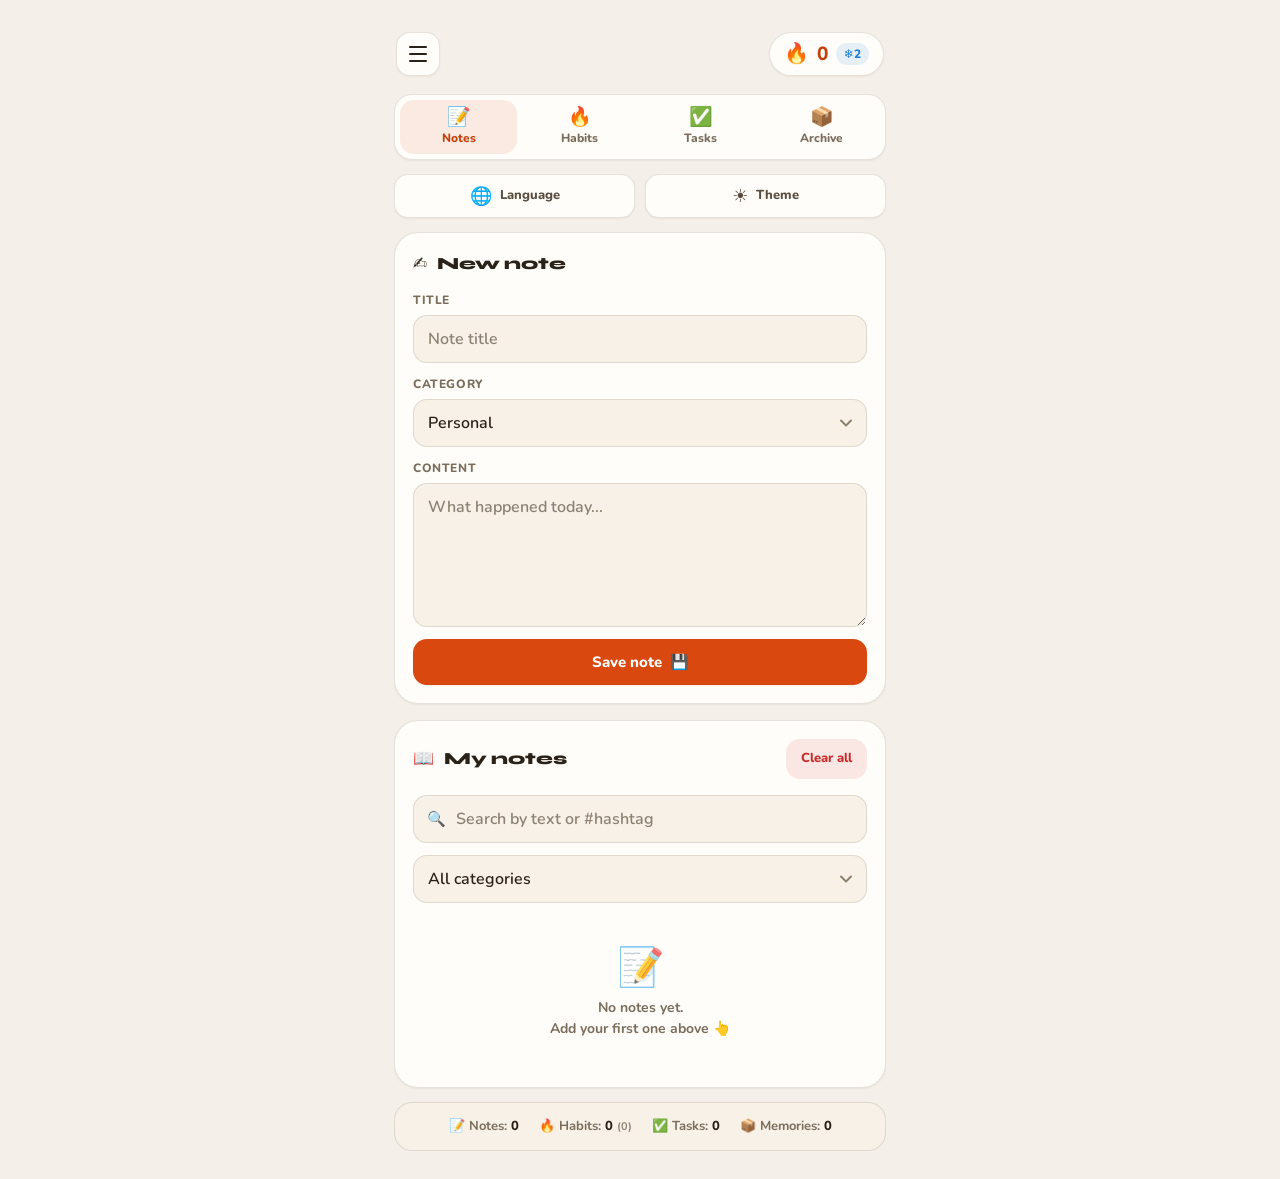
<file: index.html>
<!DOCTYPE html>
<html lang="en">
<head>
    <meta charset="UTF-8">
    <meta name="viewport" content="width=device-width, initial-scale=1.0, viewport-fit=cover">
    <title>DailyBookimix</title>
    <meta name="color-scheme" content="light dark">
    <meta name="theme-color" content="#f4efe8">
    <meta name="apple-mobile-web-app-capable" content="yes">
    <meta name="mobile-web-app-capable" content="yes">
    <meta name="apple-mobile-web-app-status-bar-style" content="default">
    <link rel="icon" href="data:image/svg+xml,%3Csvg xmlns='http://www.w3.org/2000/svg' viewBox='0 0 64 64'%3E%3Crect width='64' height='64' rx='16' fill='%23e8590c'/%3E%3Ctext x='32' y='44' font-size='34' text-anchor='middle'%3E%F0%9F%93%96%3C/text%3E%3C/svg%3E">
    <script src="https://telegram.org/js/telegram-web-app.js"></script>
    <link rel="preconnect" href="https://fonts.googleapis.com">
    <link rel="preconnect" href="https://fonts.gstatic.com" crossorigin>
    <!-- Fonts are optional: the stylesheet has system-font fallbacks, so a slow or blocked request never delays first paint. -->
    <link rel="stylesheet" href="https://fonts.googleapis.com/css2?family=Nunito:wght@400;600;700;800&family=Syne:wght@700;800&display=swap" media="print" onload="this.media='all'">
    <noscript><link rel="stylesheet" href="https://fonts.googleapis.com/css2?family=Nunito:wght@400;600;700;800&family=Syne:wght@700;800&display=swap"></noscript>
    <link rel="stylesheet" href="css/styles.css?v=10.0">
</head>
<body>

<!-- ══════════════ ENCRYPTION LOCK SCREEN (v7 — see AUTH ARCHITECTURE comment) ══════════════
     v7 shows a real, interactive screen ONLY in the two cases that genuinely require
     one: (1) a one-time "here is your recovery code" notice right after silent vault
     creation, and (2) entering that code on a genuinely new device. Every other case
     — brand-new account, returning device, offline/degraded storage — resolves itself
     with no typing and (ideally) no visible screen at all. -->
<div id="encryptionLock" class="open">

    <div class="lock-box lock-screen active" id="lockScreenChecking">
        <div class="lock-icon">🔐</div>
        <div class="lock-title">DailyBookimix</div>
        <div class="lock-desc" id="lockCheckingText">Unlocking…</div>
    </div>

    <div class="lock-box lock-screen" id="lockScreenShowRecovery">
        <div class="lock-icon">🗝️</div>
        <div class="lock-title" id="recoveryShowTitle">Save your recovery code</div>
        <div class="lock-desc" id="recoveryShowDesc">Your journal is already unlocked and end-to-end encrypted — no password needed on this device. Save this code once, just in case you ever set up a new device or reinstall.</div>
        <div class="recovery-code-display" id="recoveryCodeDisplay">XXXX-XXXX-XXXX-XXXX-XXXX</div>
        <button class="lock-btn lock-btn-secondary" id="recoveryCopyBtn" onclick="EncryptionManager.copyRecoveryCode()">📋 Copy code</button>
        <label for="recoverySavedCheck" class="recovery-confirm-row">
            <input type="checkbox" id="recoverySavedCheck" onchange="EncryptionManager.onRecoveryCheckChanged()">
            <span id="recoverySavedLabel">I've saved this somewhere safe</span>
        </label>
        <button class="lock-btn" id="recoveryContinueBtn" disabled onclick="EncryptionManager.finishVaultCreation()">Continue</button>
        <div class="lock-hint" id="recoverySkipHint">You can always view this again later from the sidebar.</div>
    </div>

    <div class="lock-box lock-screen" id="lockScreenEnterRecovery">
        <div class="lock-icon">📱</div>
        <div class="lock-title" id="enterRecoveryTitle">New device detected</div>
        <div class="lock-desc" id="enterRecoveryDesc">This Telegram account already has an encrypted vault. Enter the recovery code you saved when you first set it up to unlock it here too.</div>
        <input type="text" id="recoveryCodeInput" class="lock-input lock-input-code" placeholder="XXXX-XXXX-XXXX-XXXX-XXXX" maxlength="29" autocomplete="off" oninput="EncryptionManager.onRecoveryInputChange()">
        <button class="lock-btn" id="enterRecoveryBtn" onclick="EncryptionManager.unlockWithRecoveryCode()">Unlock this device</button>
        <div class="lock-divider-or"></div>
        <button class="lock-btn lock-btn-danger" id="startFreshBtn" onclick="EncryptionManager.confirmStartFresh()">🗑️ I don't have my code — start fresh</button>
        <div class="lock-hint" id="startFreshHint">This permanently deletes the old, undecryptable data on this account and creates a brand-new empty vault.</div>
        <div class="lock-hint" id="noRecoveryText" style="display:none">Don't have your code? <span class="lock-link" id="startFreshLink" onclick="EncryptionManager.confirmStartFresh()">Start fresh instead</span></div>
    </div>

    <div class="lock-box lock-screen" id="lockScreenMigrate">
        <div class="lock-icon">⬆️</div>
        <div class="lock-title" id="migrateTitle">One-time upgrade</div>
        <div class="lock-desc" id="migrateDesc">We found an older password-protected journal on this account. Enter that password once to switch to instant unlock — you won't need to type it again after this.</div>
        <input type="password" id="migratePasswordInput" class="lock-input" placeholder="Current password" autocomplete="current-password" maxlength="64">
        <button class="lock-btn" id="migrateUnlockBtn" onclick="EncryptionManager.migrateFromV5()">Upgrade my account</button>
        <div class="lock-divider-or"></div>
        <button class="lock-btn lock-btn-danger" id="migrateStartFreshBtn" onclick="EncryptionManager.confirmStartFresh()">🗑️ I forgot the password — delete all data &amp; start fresh</button>
        <div class="lock-hint" id="migrateStartFreshHint">This permanently deletes the old, undecryptable data on this account and creates a brand-new empty vault.</div>
    </div>

    <div class="lock-box lock-screen" id="lockScreenError">
        <div class="lock-icon">⚠️</div>
        <div class="lock-title" id="errorTitle">Connection problem</div>
        <div class="lock-desc" id="errorDesc">Couldn't reach Telegram's secure storage. Your data is safe on your account — you can retry, or keep working locally until the connection is back.</div>
        <button class="lock-btn" id="errorRetryBtn" onclick="EncryptionManager.retryBoot()">Retry</button>
        <div class="lock-hint" id="errorOfflineHint">Still stuck? <span class="lock-link" id="errorOfflineLink" onclick="EncryptionManager.continueOffline()">Continue offline</span></div>
    </div>

    <div class="lock-box lock-screen" id="lockScreenLegacyPassword">
        <div class="lock-icon">🔐</div>
        <div class="lock-title" id="lock-title">DailyBookimix</div>
        <div class="lock-desc" id="lock-desc">Enter your password to unlock your encrypted journal.</div>
        <input type="password" id="lockPasswordInput" class="lock-input" placeholder="Enter password..." autocomplete="current-password" maxlength="64">
        <button class="lock-btn" id="lockUnlockBtn" onclick="EncryptionManager.legacyUnlock()">Unlock 🔓</button>
        <div class="lock-hint" id="lock-hint">This browser has an existing encrypted journal — enter its password.</div>
    </div>

</div>

<div id="appContent" style="display:none">
<div class="app-shell">

    <!-- ══════════════ HEADER (minimal: hamburger + fire streak only) ══════════════ -->
    <header class="app-header px-4 py-3 flex items-center justify-between gap-3">
        <button class="hamburger-btn" id="hamburgerBtn" onclick="SidebarUI.open()" data-aria-key="aria-menu" aria-label="Menu">
            <span></span><span></span><span></span>
        </button>
        <div id="streakBadge" class="streak-badge" onclick="diary.showStreakCalendar()" onkeydown="if(event.key==='Enter'||event.key===' '){event.preventDefault();diary.showStreakCalendar();}" role="button" tabindex="0" aria-label="Streak history">
            <span id="fireEmoji" class="streak-fire">🔥</span>
            <span id="fireStreakHeader" class="streak-num">0</span>
            <span id="freezeChip" class="freeze-chip" aria-hidden="true">❄️<span id="freezeCountHeader">2</span></span>
        </div>
    </header>

    <!-- ══════════════ TAB BAR ══════════════ -->
    <div class="panel panel-tabs">
        <div class="tab-bar" role="tablist">
            <button id="notesTab"   class="tab-btn active" role="tab" aria-selected="true" onclick="diary.switchTab('notes')">
                <span class="tab-icon">📝</span><span id="tab-notes">Notes</span>
            </button>
            <button id="habitsTab"  class="tab-btn" role="tab" aria-selected="false" onclick="diary.switchTab('habits')">
                <span class="tab-icon">🔥</span><span id="tab-habits">Habits</span>
            </button>
            <button id="tasksTabBtn" class="tab-btn" role="tab" aria-selected="false" onclick="diary.switchTab('tasks')">
                <span class="tab-icon">✅</span><span id="tab-tasks">Tasks</span>
            </button>
            <button id="memoryTab"  class="tab-btn" role="tab" aria-selected="false" onclick="diary.switchTab('memory')">
                <span class="tab-icon">📦</span><span id="tab-memory">Archive</span>
            </button>
        </div>
    </div>

    <!-- ══════════════ SETTINGS BAR ══════════════ -->
    <div class="settings-bar">
        <button class="settings-btn" onclick="diary.openSheet('lang')">
            <span class="settings-ico" aria-hidden="true">🌐</span><span id="lang-btn-label">Language</span>
        </button>
        <button class="settings-btn" onclick="diary.openSheet('theme')">
            <span id="theme-icon" class="settings-ico" aria-hidden="true">☀️</span><span id="theme-btn-label">Theme</span>
        </button>
    </div>

    <!-- ══════════════ SECTIONS ══════════════ -->

    <!-- ── NOTES SECTION ── -->
    <div id="notesSection" role="tabpanel" class="flex flex-col gap-4">
        <div class="panel">
            <div class="section-header">
                <span id="noteFormIcon">✍️</span><span id="noteFormTitle">New note</span>
            </div>
            <form id="noteForm" class="flex flex-col gap-3">
                <input type="hidden" id="noteId">
                <div>
                    <label for="noteTitle" class="fi-label" id="lbl-note-title">Title</label>
                    <input id="noteTitle" type="text" class="fi" required>
                </div>
                <div>
                    <label for="noteCategory" class="fi-label" id="lbl-note-cat">Category</label>
                    <select id="noteCategory" class="fi"></select>
                </div>
                <div>
                    <label for="noteContent" class="fi-label" id="lbl-note-content">Content</label>
                    <textarea id="noteContent" class="fi" rows="5" required></textarea>
                </div>
                <button type="submit" class="btn-primary" id="save-note-btn">
                    <span id="save-note-btn-txt">Save note</span><span>💾</span>
                </button>
            </form>
        </div>
        <div class="panel">
            <div class="flex items-center justify-between mb-4">
                <div class="section-header section-header-flush">
                    <span>📖</span><span id="my-notes-title">My notes</span>
                </div>
                <button id="clearAll" class="btn-ghost btn-danger btn-sm" type="button">
                    <span id="clear-all-txt">Clear all</span>
                </button>
            </div>
            <div class="search-wrap mb-3">
                <span class="search-icon">🔍</span>
                <input id="notesSearch" type="search" enterkeyhint="search" autocomplete="off" class="fi" oninput="diary.onSearch('notes')">
            </div>
            <select id="filterCategory" class="fi mb-4" onchange="diary.renderNotes()"></select>
            <div id="notesList" class="scrollable"></div>
        </div>
    </div>

    <!-- ── HABITS SECTION ── -->
    <div id="habitsSection" role="tabpanel" class="hidden flex flex-col gap-4">
        <div class="panel">
            <div class="section-header"><span>🔥</span><span id="habitFormTitle">New habit</span></div>
            <form id="habitForm" class="flex flex-col gap-3">
                <input type="hidden" id="habitId">
                <div>
                    <label for="habitName" class="fi-label" id="lbl-habit-name">Habit name</label>
                    <input id="habitName" type="text" class="fi" required>
                </div>
                <div class="date-row">
                    <div>
                        <label for="habitStartDate" class="fi-label" id="lbl-start-date">Start date</label>
                        <input id="habitStartDate" type="date" class="fi" required>
                    </div>
                    <div>
                        <label for="habitEndDate" class="fi-label" id="lbl-end-date">End date</label>
                        <input id="habitEndDate" type="date" class="fi">
                    </div>
                </div>
                <div>
                    <label for="habitGoal" class="fi-label" id="lbl-goal-days">Goal (days)</label>
                    <input id="habitGoal" type="number" value="30" min="1" class="fi" required>
                </div>
                <div>
                    <label for="habitDescription" class="fi-label" id="lbl-habit-desc">Description</label>
                    <textarea id="habitDescription" class="fi" rows="3"></textarea>
                </div>
                <button type="submit" class="btn-primary" id="start-habit-btn">
                    <span id="start-habit-btn-txt">Start tracking</span><span>🔥</span>
                </button>
            </form>
        </div>
        <div class="panel">
            <div class="section-header"><span>📊</span><span id="my-habits-title">My habits</span></div>
            <div class="search-wrap mb-4">
                <span class="search-icon">🔍</span>
                <input id="habitsSearch" type="search" enterkeyhint="search" autocomplete="off" class="fi" oninput="diary.onSearch('habits')">
            </div>
            <div id="habitsList" class="scrollable"></div>
        </div>
    </div>

    <!-- ── DAILY TASKS SECTION ── -->
    <div id="tasksSection" role="tabpanel" class="hidden flex flex-col gap-4">

        <!-- Stats bar -->
        <div class="panel">
            <div class="section-header"><span>✅</span><span id="tasks-section-title">Daily Tasks</span></div>

            <!-- Quick add -->
            <div class="task-quick-add mb-4" id="taskQuickAddRow">
                <input type="text" id="taskQuickInput" class="task-quick-input" maxlength="200">
                <button type="button" id="taskImpToggle" class="task-imp-toggle" title="Mark as important" onclick="TaskManager.toggleNewImp()">⭐</button>
                <button type="button" class="task-add-btn" id="taskAddBtn">＋</button>
            </div>

            <!-- Stats bar -->
            <div class="task-stats-bar" id="taskStatsBar"></div>

            <!-- v8.1: real-time task search (title/text + status keywords) -->
            <div class="search-wrap mb-4">
                <span class="search-icon">🔍</span>
                <input id="tasksSearch" type="search" enterkeyhint="search" autocomplete="off" class="fi" oninput="diary.onSearch('tasks')">
            </div>

            <!-- Monthly calendar (replaces the old fixed 30-day scroller) -->
            <div class="task-cal-nav-row">
                <button class="cal-nav-btn" onclick="TaskManager.calPrevMonth()" aria-label="Previous month">‹</button>
                <div class="cal-nav-label">
                    <span id="taskCalMonthYearLabel"></span>
                    <button class="cal-today-btn" id="taskCalTodayBtn" onclick="TaskManager.calToday()">Today</button>
                </div>
                <button class="cal-nav-btn" onclick="TaskManager.calNextMonth()" aria-label="Next month">›</button>
            </div>
            <div class="task-cal-weekdays" id="taskCalWeekdays"></div>
            <div class="task-cal-grid" id="taskCalGrid"></div>

            <!-- Task list -->
            <div id="tasksList"></div>

            <!-- Mood row (today only) -->
            <div id="taskMoodSection" class="mt-3">
                <div class="eyebrow mb-2" id="tasks-mood-label">Mood of the day</div>
                <div class="mood-row" id="moodRow"></div>
            </div>

            <!-- Carry-over button (today only, shown when incomplete tasks exist) -->
            <div id="taskCarryoverSection" class="mt-3" style="display:none">
                <button class="carryover-btn" onclick="TaskManager.carryOver()" id="carryover-btn">
                    <span>⏭️</span><span id="carryover-btn-txt">Carry over unfinished to tomorrow</span>
                </button>
            </div>
        </div>
    </div>

    <!-- ── MEMORY / ARCHIVE SECTION ── -->
    <div id="memorySection" role="tabpanel" class="hidden flex flex-col gap-4">
        <div class="panel">
            <div class="section-header"><span>✨</span><span id="memoryFormTitle">New memory</span></div>
            <form id="memoryForm" class="flex flex-col gap-3">
                <input type="hidden" id="memoryId">
                <div>
                    <label for="memoryTitle" class="fi-label" id="lbl-mem-title">Title</label>
                    <input id="memoryTitle" type="text" class="fi" required>
                </div>
                <div>
                    <label for="memoryType" class="fi-label" id="lbl-mem-type">Type</label>
                    <select id="memoryType" class="fi" onchange="diary.onMemoryTypeChange()"></select>
                </div>
                <div id="relationsFields" class="hidden">
                    <label for="partnerName" class="fi-label" id="lbl-partner-name">Partner name</label>
                    <input id="partnerName" type="text" class="fi">
                </div>
                <div class="date-row">
                    <div>
                        <label for="memoryStartDate" class="fi-label" id="lbl-mem-start">Start date</label>
                        <input id="memoryStartDate" type="date" class="fi" required>
                    </div>
                    <div id="endDateField">
                        <label for="memoryEndDate" class="fi-label" id="lbl-mem-end">End date</label>
                        <input id="memoryEndDate" type="date" class="fi">
                    </div>
                </div>
                <div>
                    <label for="memoryNotes" class="fi-label" id="lbl-mem-notes">Notes</label>
                    <textarea id="memoryNotes" class="fi" rows="4"></textarea>
                </div>
                <button type="submit" class="btn-primary" id="save-memory-btn">
                    <span id="save-memory-btn-txt">Save memory</span><span>💾</span>
                </button>
            </form>
        </div>
        <div class="panel">
            <div class="section-header"><span>🗃️</span><span id="my-memories-title">Archive</span></div>
            <div class="search-wrap mb-3">
                <span class="search-icon">🔍</span>
                <input id="memoriesSearch" type="search" enterkeyhint="search" autocomplete="off" class="fi" oninput="diary.onSearch('memories')">
            </div>
            <!-- v9.5: type filter chips — filled by diary._renderMemoryFilter() (labels are translated) -->
            <div id="memoriesTypeFilter" class="type-filter mb-4" role="group" aria-label="Filter by type"></div>
            <div id="memoriesList" class="scrollable"></div>
        </div>
    </div>

    <!-- ══════════════ FOOTER STATS ══════════════ -->
    <footer class="app-footer">
        <div class="foot-stat">
            📝 <span id="stat-notes-lbl">Notes</span>: <span id="notesCount" class="foot-num">0</span>
        </div>
        <div class="foot-stat">
            🔥 <span id="stat-habits-lbl">Habits</span>: <span id="habitsCount" class="foot-num">0</span>
            <span class="foot-sub">(<span id="activeHabitsCount">0</span>)</span>
        </div>
        <div class="foot-stat">
            ✅ <span id="stat-tasks-lbl">Tasks</span>: <span id="tasksCount" class="foot-num">0</span>
        </div>
        <div class="foot-stat">
            📦 <span id="stat-mem-lbl">Memories</span>: <span id="memoriesCount" class="foot-num">0</span>
        </div>
    </footer>

</div><!-- end .max-w -->
</div><!-- end #appContent -->


<!-- ══════════════ SETTINGS BOTTOM SHEET ══════════════ -->
<div id="sheetOverlay" class="sheet-overlay" onclick="diary.closeSheet()"></div>
<div id="bottomSheet" class="bottom-sheet">
    <div class="sheet-handle"></div>
    <div id="sheetThemeSection">
        <div class="sheet-title" id="sheet-theme-title">Choose Theme</div>
        <div class="sheet-option" id="sheetOptOrange" onclick="diary.applyTheme('orange')">
            <div class="sheet-option-icon tone-amber">🌅</div>
            <div>
                <div class="sheet-option-label" id="sheet-theme-orange">Classic Orange</div>
                <div class="sheet-option-sub" id="sheet-theme-orange-sub">Warm & energetic</div>
            </div>
            <div class="sheet-check">✓</div>
        </div>
        <div class="sheet-option" id="sheetOptDark" onclick="diary.applyTheme('dark')">
            <div class="sheet-option-icon tone-slate">🌙</div>
            <div>
                <div class="sheet-option-label" id="sheet-theme-dark">Midnight Dark</div>
                <div class="sheet-option-sub" id="sheet-theme-dark-sub">Easy on the eyes</div>
            </div>
            <div class="sheet-check">✓</div>
        </div>
    </div>
    <div id="sheetLangSection">
        <div class="sheet-title" id="sheet-lang-title">Choose Language</div>
        <div class="sheet-option" id="sheetOptEn" onclick="diary.applyLang('en')">
            <div class="sheet-option-icon tone-blue">🇬🇧</div>
            <div><div class="sheet-option-label">English</div><div class="sheet-option-sub">English</div></div>
            <div class="sheet-check">✓</div>
        </div>
        <div class="sheet-option" id="sheetOptRu" onclick="diary.applyLang('ru')">
            <div class="sheet-option-icon tone-red">🇷🇺</div>
            <div><div class="sheet-option-label">Русский</div><div class="sheet-option-sub">Russian</div></div>
            <div class="sheet-check">✓</div>
        </div>
    </div>
</div>


<!-- ══════════════ MODALS ══════════════ -->
<div id="calendarModal" class="modal-overlay" role="dialog" aria-modal="true">
    <div class="modal-box">
        <div class="flex items-center justify-between mb-5">
            <span class="modal-title" id="calendarTitle"></span>
            <button type="button" class="modal-close" onclick="diary.closeModals()" data-aria-key="aria-close" aria-label="Close">×</button>
        </div>
        <div class="cal-nav-row">
            <button class="cal-nav-btn" onclick="diary.calHabitPrevMonth()" aria-label="Previous month">‹</button>
            <div class="cal-nav-label">
                <span id="calMonthYearLabel"></span>
                <button class="cal-today-btn" id="calHabitTodayBtn" onclick="diary.calHabitToday()">Today</button>
            </div>
            <button class="cal-nav-btn" onclick="diary.calHabitNextMonth()" aria-label="Next month">›</button>
        </div>
        <table id="calendarTable"></table>
        <p id="calendar-hint" class="hint-text text-center mt-4">Tap a day to toggle</p>
    </div>
</div>

<div id="endHabitModal" class="modal-overlay" role="dialog" aria-modal="true">
    <div class="modal-box">
        <div class="flex items-center justify-between mb-5">
            <span class="modal-title" id="end-habit-title">End habit</span>
            <button type="button" class="modal-close" onclick="diary.closeModals()" data-aria-key="aria-close" aria-label="Close">×</button>
        </div>
        <p id="endHabitName" class="mb-4 font-semibold dlg-strong"></p>
        <input id="endHabitDate" type="date" class="fi mb-6">
        <div class="flex gap-3">
            <button class="btn-ghost flex-1" onclick="diary.closeModals()" id="cancel-btn-1">Cancel</button>
            <button class="btn-ghost btn-danger flex-1" onclick="diary.confirmEndHabit()" id="confirm-end-habit-btn">End</button>
        </div>
    </div>
</div>

<div id="eventModal" class="modal-overlay" role="dialog" aria-modal="true">
    <div class="modal-box">
        <div class="flex items-center justify-between mb-5">
            <span class="modal-title" id="add-event-title">Add event</span>
            <button type="button" class="modal-close" onclick="diary.closeModals()" data-aria-key="aria-close" aria-label="Close">×</button>
        </div>
        <form id="eventForm" class="flex flex-col gap-3">
            <input type="hidden" id="eventMemoryId">
            <input type="hidden" id="editEventIdx" value="">
            <div>
                <label for="eventDate" class="fi-label" id="lbl-event-date">Date</label>
                <input id="eventDate" type="date" class="fi" required>
            </div>
            <div>
                <label for="eventDesc" class="fi-label" id="lbl-event-desc">What happened?</label>
                <textarea id="eventDesc" class="fi" rows="4" required></textarea>
            </div>
            <div class="flex gap-3">
                <button type="button" class="btn-ghost flex-1" onclick="diary.closeModals()" id="cancel-btn-2">Cancel</button>
                <button type="submit" class="btn-primary flex-1" id="save-event-btn">
                    <span id="save-event-btn-txt">Save</span>
                </button>
            </div>
        </form>
    </div>
</div>

<div id="endRelationsModal" class="modal-overlay" role="dialog" aria-modal="true">
    <div class="modal-box">
        <div class="flex items-center justify-between mb-5">
            <span class="modal-title" id="end-relations-title">💔 We broke up</span>
            <button type="button" class="modal-close" onclick="diary.closeModals()" data-aria-key="aria-close" aria-label="Close">×</button>
        </div>
        <div class="mb-4 dlg-strong" id="end-relations-hint">
            Choose the date you parted ways.
        </div>
        <input id="endRelationsDate" type="date" class="fi mb-6">
        <div class="flex gap-3">
            <button class="btn-ghost flex-1" onclick="diary.closeModals()" id="cancel-btn-3">Cancel</button>
            <button class="btn-ghost btn-danger flex-1" onclick="diary.confirmEndRelations()" id="confirm-breakup-btn">Confirm</button>
        </div>
    </div>
</div>


<!-- ══════════════ START FRESH CONFIRMATION (forgotten recovery code) ══════════════ -->
<div id="startFreshConfirmModal" class="modal-overlay" role="dialog" aria-modal="true">
    <div class="delete-modal-box">
        <div class="delete-modal-icon">⚠️</div>
        <h2 class="dlg-title" id="sfConfirmTitle">Start fresh?</h2>
        <p class="dlg-desc" id="sfConfirmDesc">
            Without the recovery code, your old encrypted data can never be recovered. This will permanently delete it from this Telegram account and create a brand-new, empty vault. This cannot be undone.
        </p>
        <div class="flex gap-3">
            <button class="btn-ghost flex-1" onclick="EncryptionManager.cancelStartFresh()" id="sfConfirmCancelBtn">Cancel</button>
            <button class="btn-ghost btn-danger flex-1" onclick="EncryptionManager.executeStartFresh()" id="sfConfirmExecuteBtn">Yes, delete everything &amp; start fresh</button>
        </div>
    </div>
</div>

<!-- ══════════════ FIRE STREAK CALENDAR ══════════════ -->
<div id="streakCalendarModal" class="modal-overlay" role="dialog" aria-modal="true">
    <div class="modal-box">
        <div class="flex items-center justify-between mb-5">
            <span class="modal-title" id="streak-cal-title">🔥 Streak history</span>
            <button type="button" class="modal-close" onclick="diary.closeModals()" data-aria-key="aria-close" aria-label="Close">×</button>
        </div>
        <div class="streak-cal-summary">
            <div class="streak-cal-count" id="streakCalCount">0</div>
            <div class="streak-cal-count-label" id="streak-cal-current">Current streak</div>
            <div class="streak-freeze-summary" id="streakFreezeSummary"></div>
        </div>
        <div class="cal-nav-row">
            <button class="cal-nav-btn" onclick="diary.streakCalPrevMonth()" aria-label="Previous month">‹</button>
            <div class="cal-nav-label">
                <span id="streakCalMonthYearLabel"></span>
                <button class="cal-today-btn" id="streakCalTodayBtn" onclick="diary.streakCalToday()">Today</button>
            </div>
            <button class="cal-nav-btn" onclick="diary.streakCalNextMonth()" aria-label="Next month">›</button>
        </div>
        <table id="streakCalTable"></table>
        <p id="streak-cal-hint" class="streak-cal-hint text-center mt-4">Days that kept your streak alive</p>
        <p id="streak-cal-hint-freeze" class="streak-cal-hint text-center mt-1"></p>
    </div>
</div>

<!-- ══════════════ SIDEBAR ══════════════ -->
<div id="sidebarBackdrop" onclick="SidebarUI.close()"></div>
<div id="sidebarPanel">
    <div class="sidebar-hero">
        <div class="sidebar-avatar" id="sidebarAvatar">👤</div>
        <div class="sidebar-username" id="sidebarUsername">User</div>
    </div>
    <div class="sidebar-body">
        <div class="sidebar-section-label" id="sb-lbl-nickname">Nickname</div>
        <div class="sidebar-nickname-area">
            <input type="text" class="fi" id="sidebarNickInput" placeholder="Set your nickname...">
            <button class="sidebar-save-nick-btn" id="sidebarSaveNickBtn" onclick="SidebarUI.saveNickname()">Save nickname</button>
        </div>
        <div class="sidebar-divider"></div>
        <div class="sidebar-section-label" id="sb-lbl-menu">Menu</div>
        <div class="sidebar-item" onclick="SidebarUI.openAchievements()">
            <div class="sidebar-item-icon tone-amber">🏆</div>
            <div class="sidebar-item-label" id="sb-item-achievements">Achievements</div>
            <div class="sidebar-item-arrow">›</div>
        </div>
        <div class="sidebar-item" onclick="SidebarUI.openRecoveryModal()">
            <div class="sidebar-item-icon tone-indigo">🔑</div>
            <div class="sidebar-item-label" id="sb-item-recovery">Backup &amp; recovery</div>
            <div class="sidebar-item-arrow">›</div>
        </div>
        <div class="sidebar-divider"></div>
        <div class="sidebar-section-label" id="sb-lbl-data">Data</div>
        <div class="sidebar-item" id="sbExportRow" onclick="BackupManager.exportData()">
            <div class="sidebar-item-icon tone-green">📤</div>
            <div class="sidebar-item-label" id="sb-item-export">Export data</div>
            <div class="sidebar-item-arrow">›</div>
        </div>
        <div class="sidebar-item" id="sbImportRow" onclick="BackupManager.pickFile()">
            <div class="sidebar-item-icon tone-blue">📥</div>
            <div class="sidebar-item-label" id="sb-item-import">Import data</div>
            <div class="sidebar-item-arrow">›</div>
        </div>
        <div class="sidebar-item" onclick="ActionHistoryUI.open()">
            <div class="sidebar-item-icon tone-purple">🕘</div>
            <div class="sidebar-item-label" id="sb-item-history">Action history</div>
            <div class="sidebar-item-arrow">›</div>
        </div>
        <p class="sidebar-hint" id="sb-data-hint">Backup files are not encrypted — keep them private.</p>
        <input type="file" id="importFileInput" accept=".json,application/json" hidden onchange="BackupManager.onFileChosen(this)">
        <div class="sidebar-divider"></div>
        <div class="sidebar-section-label" id="sb-lbl-danger">Privacy</div>
        <div class="sidebar-item" onclick="SidebarUI.openPrivacyPolicy()">
            <div class="sidebar-item-icon tone-slate">📄</div>
            <div class="sidebar-item-label" id="sb-item-privacy">Privacy Policy</div>
            <div class="sidebar-item-arrow">›</div>
        </div>
        <div class="sidebar-item danger" onclick="SidebarUI.confirmDeleteAccount()">
            <div class="sidebar-item-icon tone-red">🗑️</div>
            <div class="sidebar-item-label" id="sb-item-delete">Delete account &amp; all data</div>
            <div class="sidebar-item-arrow is-danger">›</div>
        </div>
    </div>
</div>

<div id="recoveryModal">
    <div class="delete-modal-box">
        <div class="delete-modal-icon tone-indigo">🔑</div>
        <h2 class="dlg-title" id="recoveryModalTitle">Backup &amp; recovery</h2>
        <p class="dlg-desc" id="recoveryModalDesc">
            Your recovery code is shown only once, when it's created, and never stored anywhere in readable form — not even here. If you've lost it, generate a new one below; the old code will stop working.
        </p>
        <div class="recovery-code-display" id="recoveryModalCode">••••-••••-••••-••••-••••</div>
        <button class="btn-ghost btn-block mt-3" id="recoveryModalGenerateBtn" onclick="SidebarUI.generateNewRecoveryCode()">Generate new code</button>
        <button class="btn-ghost btn-block mt-2" onclick="SidebarUI.closeRecoveryModal()" id="recoveryModalCloseBtn">Close</button>
    </div>
</div>


<!-- ══════════════ ACHIEVEMENTS MODAL ══════════════ -->
<div id="achievementsModal">
    <div class="ach-container">
        <div class="ach-header">
            <button class="ach-close-btn" onclick="AchievementsUI.close()">×</button>
            <div class="ach-header-title" id="ach-modal-title">Achievements</div>
        </div>
        <div class="ach-progress-card">
            <div class="ach-progress-label" id="ach-progress-label">Unlocked achievements</div>
            <div class="ach-progress-count"><span id="ach-unlocked-count">0</span><span id="ach-total-count" class="ach-total"> / 13</span></div>
            <div class="ach-prog-track"><div class="ach-prog-fill" id="ach-prog-fill"></div></div>
        </div>
        <div class="ach-grid" id="achGrid"></div>

        <!-- ══════════════ v9.0: CUSTOM (USER-CREATED) ACHIEVEMENTS ══════════════
             Completely separate section, data, and storage key from the system
             achievements above — the person creates and manually completes
             these themselves; there is no automatic progress tracking. -->
        <div class="ach-custom-section">
            <div class="ach-custom-header">
                <div>
                    <div class="ach-custom-title" id="ach-custom-section-title">My Achievements</div>
                    <div class="ach-custom-hint" id="ach-custom-section-hint">Your own achievements — mark them done yourself, whenever you feel like it.</div>
                </div>
                <button class="ach-custom-add-btn" onclick="AchievementsUI.openCustomForm()">
                    <span id="customAchAddBtnTxt">+ Add achievement</span>
                </button>
            </div>
            <div class="ach-grid" id="customAchGrid"></div>
            <div class="ach-custom-empty" id="customAchEmpty">No custom achievements yet. Create your own above!</div>
        </div>
    </div>
</div>

<!-- ══════════════ v9.0: CREATE / EDIT CUSTOM ACHIEVEMENT ══════════════ -->
<div id="customAchModal" class="modal-overlay" role="dialog" aria-modal="true">
    <div class="modal-box">
        <div class="flex items-center justify-between mb-5">
            <span class="modal-title" id="customAchFormTitle">New achievement</span>
            <button type="button" class="modal-close" onclick="AchievementsUI.closeCustomForm()" data-aria-key="aria-close" aria-label="Close">×</button>
        </div>
        <form id="customAchForm" onsubmit="AchievementsUI.saveCustomForm(event)" class="flex flex-col gap-3">
            <input type="hidden" id="customAchId">
            <div>
                <label for="customAchIcon" class="fi-label" id="lbl-custom-ach-icon">Icon (emoji)</label>
                <input id="customAchIcon" type="text" class="fi ach-icon-input" maxlength="8" required placeholder="🏅">
            </div>
            <div>
                <label for="customAchTitle" class="fi-label" id="lbl-custom-ach-title">Title</label>
                <input id="customAchTitle" type="text" class="fi" maxlength="60" required placeholder="e.g. Ran my first 5K">
            </div>
            <div>
                <label for="customAchDesc" class="fi-label" id="lbl-custom-ach-desc">Description (optional)</label>
                <textarea id="customAchDesc" class="fi" rows="3" maxlength="200" placeholder="Say a bit more about it..."></textarea>
            </div>
            <button type="submit" class="btn-primary" id="customAchSaveBtn">
                <span id="customAchSaveBtnTxt">Save achievement</span><span>💾</span>
            </button>
            <div class="flex gap-3">
                <button type="button" class="btn-ghost flex-1" onclick="AchievementsUI.closeCustomForm()">
                    <span id="customAchCancelBtnTxt">Cancel</span>
                </button>
                <button type="button" class="btn-ghost btn-danger flex-1" id="customAchDeleteBtn" style="display:none"
                        onclick="AchievementsUI.deleteCustomFromForm()">
                    <span id="customAchDeleteBtnTxt">Delete</span>
                </button>
            </div>
        </form>
    </div>
</div>


<!-- ══════════════ v9.2: GENERIC CONFIRM (import overwrite / clear history) ══════════════ -->
<div id="dataConfirmModal" onclick="if(event.target===this)DataDialog.onCancel()">
    <div class="delete-modal-box">
        <div class="delete-modal-icon" id="dcIcon">⚠️</div>
        <h2 class="dlg-title" id="dcTitle"></h2>
        <p class="dlg-desc" id="dcDesc"></p>
        <div class="dc-details" id="dcDetails" style="display:none"></div>
        <div class="flex gap-3">
            <button class="btn-ghost flex-1" id="dcCancel" onclick="DataDialog.onCancel()">Cancel</button>
            <button class="btn-ghost btn-danger flex-1" id="dcConfirm" onclick="DataDialog.onConfirm()">OK</button>
        </div>
    </div>
</div>

<!-- ══════════════ v9.2: ACTION HISTORY ══════════════ -->
<div id="actionHistoryModal" onclick="if(event.target===this)ActionHistoryUI.close()">
    <div class="delete-modal-box ah-box">
        <div class="flex items-center justify-between mb-3">
            <h2 class="dlg-title dlg-title-left" id="ahTitle">Action history</h2>
            <button type="button" class="modal-close" onclick="ActionHistoryUI.close()" data-aria-key="aria-close" aria-label="Close">×</button>
        </div>
        <p class="dlg-desc dlg-desc-left" id="ahDesc"></p>
        <div class="ah-list" id="ahList"></div>
        <div class="ah-empty" id="ahEmpty" style="display:none"></div>
        <button class="btn-ghost btn-danger btn-block mt-3" id="ahClearBtn" onclick="ActionHistoryUI.requestClear()">Clear history</button>
    </div>
</div>

<!-- ══════════════ DELETE ACCOUNT MODAL ══════════════ -->
<div id="deleteAccountModal">
    <div class="delete-modal-box">
        <div class="delete-modal-icon">⚠️</div>
        <h2 class="dlg-title" id="del-modal-title">Delete all data?</h2>
        <p class="dlg-desc" id="del-modal-desc">
            This will permanently erase all your notes, habits, memories, and profile data.
        </p>
        <div class="flex gap-3">
            <button class="btn-ghost flex-1" onclick="SidebarUI.cancelDeleteAccount()" id="del-cancel-btn">Cancel</button>
            <button class="btn-ghost btn-danger flex-1" onclick="SidebarUI.executeDeleteAccount()" id="del-confirm-btn">Delete everything</button>
        </div>
    </div>
</div>


<script src="js/util.js?v=10.0"></script>
<script src="js/tg-platform.js?v=10.0"></script>
<script src="js/encryption.js?v=10.0"></script>
<script src="js/storage.js?v=10.0"></script>
<script src="js/translations.js?v=10.0"></script>
<script src="js/action-log.js?v=10.0"></script>
<script src="js/task-manager.js?v=10.0"></script>
<script src="js/diary.js?v=10.0"></script>
<script src="js/sidebar.js?v=10.0"></script>
<script src="js/achievements.js?v=10.0"></script>
<script src="js/backup.js?v=10.0"></script>
<script src="js/boot.js?v=10.0"></script>
</body>
</html>
</file>
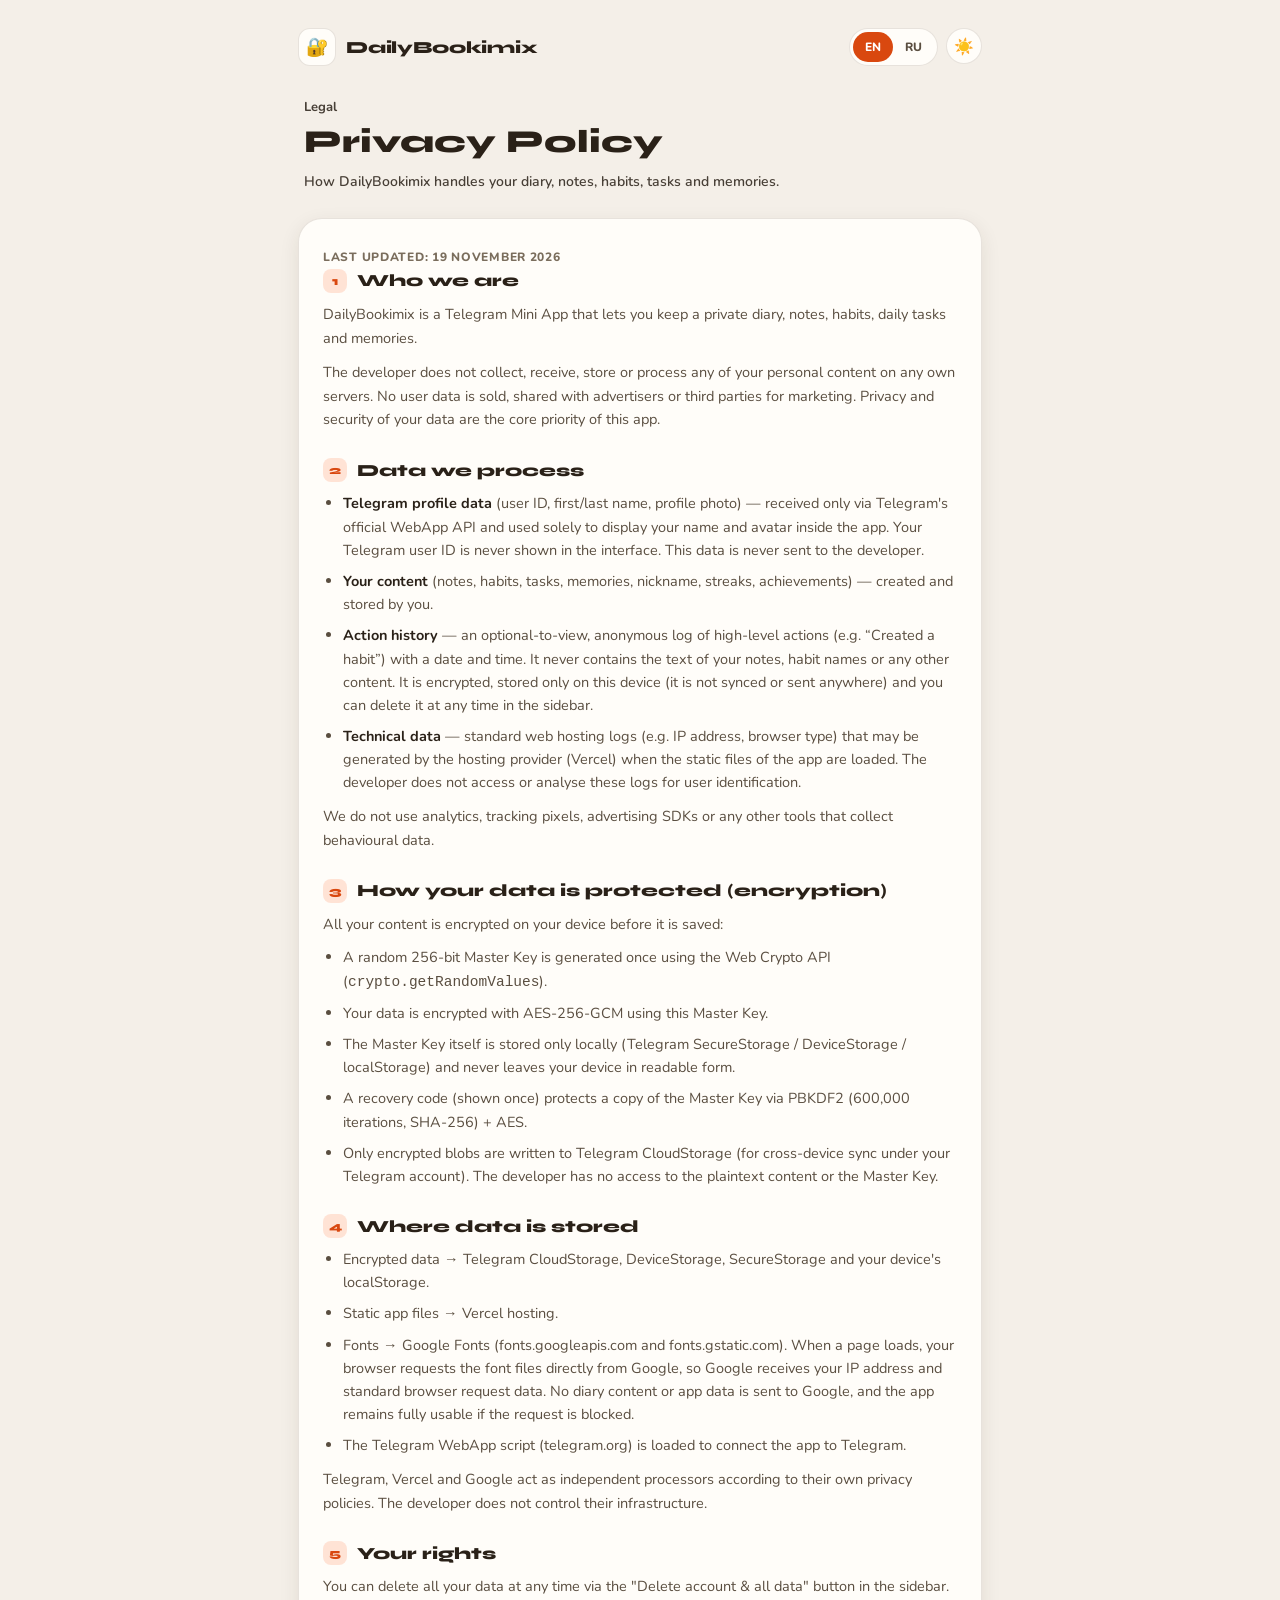
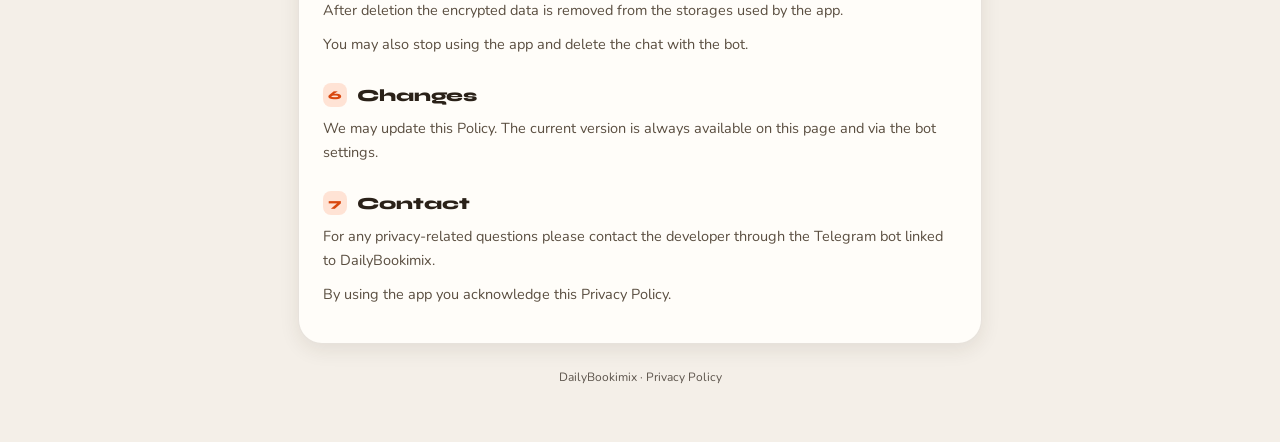
<file: privacy.html>
<!DOCTYPE html>
<html lang="en">
<head>
<meta charset="UTF-8">
<meta name="viewport" content="width=device-width, initial-scale=1.0, viewport-fit=cover">
<title>Privacy Policy — DailyBookimix</title>
<meta name="theme-color" content="#f4efe8">
<link rel="preconnect" href="https://fonts.googleapis.com">
<link href="https://fonts.googleapis.com/css2?family=Nunito:wght@400;600;700;800&family=Syne:wght@700;800&display=swap" rel="stylesheet">
<style>
    :root {
        --accent: #d9480f;
        --accent-light: #e8590c;
        --bg-gradient: #f4efe8;
        --glass-bg: #fffdf9;
        --glass-border: rgba(70,48,24,0.13);
        --card-bg: #fffdf9;
        --card-border: rgba(70,48,24,0.13);
        --text-on-hero: #2a2118;
        --text-primary: #2a2118;
        --text-muted: #5a4e40;
        --text-label: #7a6d5c;
        --pill-bg: #efe7db;
        --pill-active-bg: #d9480f;
        --pill-active-fg: #ffffff;
        --pill-fg: #5a4e40;
        --shadow-card: 0 6px 20px rgba(60,40,20,0.09);
    }
    body.theme-dark {
        --bg-gradient: #121419;
        --glass-bg: #1b1e26;
        --glass-border: rgba(255,255,255,0.09);
        --card-bg: #1b1e26;
        --card-border: rgba(255,255,255,0.09);
        --text-on-hero: #eceef3;
        --text-primary: #eceef3;
        --text-muted: #bcc1cd;
        --text-label: #8f97a8;
        --pill-bg: #222632;
        --pill-active-bg: #d9480f;
        --pill-active-fg: #ffffff;
        --pill-fg: #bcc1cd;
        --shadow-card: 0 8px 24px rgba(0,0,0,0.4);
    }

    * { box-sizing: border-box; }
    html, body { margin: 0; padding: 0; }
    body {
        font-family: 'Nunito', sans-serif;
        background: var(--bg-gradient);
        min-height: 100vh;
        color: var(--text-primary);
        transition: background 0.4s ease;
    }
    .wrap {
        max-width: 720px;
        margin: 0 auto;
        padding: 28px 18px 56px;
    }

    /* ── Top bar: brand + theme/lang controls ── */
    .topbar {
        display: flex;
        align-items: center;
        justify-content: space-between;
        gap: 12px;
        margin-bottom: 22px;
    }
    .brand {
        display: flex;
        align-items: center;
        gap: 10px;
        color: var(--text-on-hero);
    }
    .brand-icon {
        width: 38px; height: 38px; border-radius: 12px;
        background: var(--glass-bg); border: 1px solid var(--glass-border);
        display: flex; align-items: center; justify-content: center;
        font-size: 18px; backdrop-filter: blur(10px);
    }
    body.theme-dark .brand { color: var(--text-primary); }
    .brand-name {
        font-family: 'Syne', sans-serif; font-weight: 800; font-size: 17px;
        letter-spacing: -0.01em;
    }
    .controls { display: flex; gap: 8px; }
    .pill-group {
        display: flex; background: var(--glass-bg); border: 1px solid var(--glass-border);
        border-radius: 999px; padding: 3px; backdrop-filter: blur(10px);
    }
    .pill-group button {
        border: none; background: transparent; cursor: pointer;
        font-family: 'Nunito', sans-serif; font-weight: 800; font-size: 12px;
        color: var(--pill-fg); padding: 7px 12px; border-radius: 999px;
        transition: background 0.18s, color 0.18s;
    }
    .pill-group button.active {
        background: var(--pill-active-bg); color: var(--pill-active-fg);
    }
    .theme-toggle {
        width: 36px; height: 36px; border-radius: 999px;
        background: var(--glass-bg); border: 1px solid var(--glass-border);
        display: flex; align-items: center; justify-content: center;
        font-size: 16px; cursor: pointer; backdrop-filter: blur(10px);
        color: var(--pill-fg);
    }

    /* ── Hero ── */
    .hero {
        color: var(--text-on-hero);
        padding: 10px 6px 26px;
    }
    body.theme-dark .hero { color: var(--text-primary); }
    .hero-eyebrow {
        font-size: 13px; font-weight: 700; opacity: 0.85; margin-bottom: 8px;
    }
    .hero h1 {
        font-family: 'Syne', sans-serif; font-size: 32px; font-weight: 800;
        line-height: 1.15; margin: 0 0 10px;
    }
    .hero p {
        font-size: 14px; font-weight: 600; opacity: 0.85; margin: 0;
        line-height: 1.5;
    }

    /* ── Policy card ── */
    .card {
        background: var(--card-bg); border: 1px solid var(--card-border);
        border-radius: 24px; padding: 26px 24px; box-shadow: var(--shadow-card);
        backdrop-filter: blur(18px);
    }
    .card section { margin-bottom: 26px; }
    .card section:last-child { margin-bottom: 0; }
    .card h2 {
        font-family: 'Syne', sans-serif; font-size: 17px; font-weight: 800;
        margin: 0 0 10px; display: flex; align-items: center; gap: 10px;
    }
    .num {
        display: inline-flex; align-items: center; justify-content: center;
        width: 24px; height: 24px; border-radius: 8px;
        background: rgba(255,69,0,0.14); color: var(--accent);
        font-size: 12px; font-weight: 900; flex-shrink: 0;
    }
    body.theme-dark .num { background: rgba(255,112,67,0.16); color: var(--accent-light); }
    .card p {
        font-size: 14.5px; line-height: 1.65; color: var(--text-muted); margin: 0 0 10px;
    }
    .card ul { margin: 0 0 10px; padding-left: 20px; }
    .card li {
        font-size: 14.5px; line-height: 1.6; color: var(--text-muted); margin-bottom: 8px;
    }
    .card li:last-child { margin-bottom: 0; }
    .card strong { color: var(--text-primary); }

    .updated {
        display: inline-block; font-size: 12px; font-weight: 800;
        color: var(--text-label); text-transform: uppercase; letter-spacing: 0.06em;
        margin-bottom: 4px;
    }

    .footer-note {
        text-align: center; font-size: 12px; color: var(--text-on-hero);
        opacity: 0.75; margin-top: 24px; line-height: 1.6;
    }
    body.theme-dark .footer-note { color: var(--text-muted); opacity: 1; }

    [data-lang] { display: none; }
    [data-lang].active { display: block; }

    @media (max-width: 420px) {
        .hero h1 { font-size: 26px; }
        .card { padding: 22px 18px; border-radius: 20px; }
    }
</style>
</head>
<body>

<div class="wrap">
    <div class="topbar">
        <div class="brand">
            <div class="brand-icon">🔐</div>
            <div class="brand-name">DailyBookimix</div>
        </div>
        <div class="controls">
            <div class="pill-group" id="langSwitch">
                <button type="button" data-set-lang="en" class="active">EN</button>
                <button type="button" data-set-lang="ru">RU</button>
            </div>
            <button type="button" class="theme-toggle" id="themeToggle" aria-label="Toggle theme">☀️</button>
        </div>
    </div>

    <div class="hero">
        <div data-lang="en" class="active">
            <div class="hero-eyebrow">Legal</div>
            <h1>Privacy Policy</h1>
            <p>How DailyBookimix handles your diary, notes, habits, tasks and memories.</p>
        </div>
        <div data-lang="ru">
            <div class="hero-eyebrow">Юридическая информация</div>
            <h1>Политика конфиденциальности</h1>
            <p>Как DailyBookimix обращается с вашим дневником, заметками, привычками, задачами и воспоминаниями.</p>
        </div>
    </div>

    <div class="card">

        <!-- ═══════════════ ENGLISH ═══════════════ -->
        <div data-lang="en" class="active">
            <span class="updated">Last updated: 19 November 2026</span>

            <section>
                <h2><span class="num">1</span>Who we are</h2>
                <p>DailyBookimix is a Telegram Mini App that lets you keep a private diary, notes, habits, daily tasks and memories.</p>
                <p>The developer does not collect, receive, store or process any of your personal content on any own servers. No user data is sold, shared with advertisers or third parties for marketing. Privacy and security of your data are the core priority of this app.</p>
            </section>

            <section>
                <h2><span class="num">2</span>Data we process</h2>
                <ul>
                    <li><strong>Telegram profile data</strong> (user ID, first/last name, profile photo) — received only via Telegram's official WebApp API and used solely to display your name and avatar inside the app. Your Telegram user ID is never shown in the interface. This data is never sent to the developer.</li>
                    <li><strong>Your content</strong> (notes, habits, tasks, memories, nickname, streaks, achievements) — created and stored by you.</li>
                    <li><strong>Action history</strong> — an optional-to-view, anonymous log of high-level actions (e.g. “Created a habit”) with a date and time. It never contains the text of your notes, habit names or any other content. It is encrypted, stored only on this device (it is not synced or sent anywhere) and you can delete it at any time in the sidebar.</li>
                    <li><strong>Technical data</strong> — standard web hosting logs (e.g. IP address, browser type) that may be generated by the hosting provider (Vercel) when the static files of the app are loaded. The developer does not access or analyse these logs for user identification.</li>
                </ul>
                <p>We do not use analytics, tracking pixels, advertising SDKs or any other tools that collect behavioural data.</p>
            </section>

            <section>
                <h2><span class="num">3</span>How your data is protected (encryption)</h2>
                <p>All your content is encrypted on your device before it is saved:</p>
                <ul>
                    <li>A random 256-bit Master Key is generated once using the Web Crypto API (<code>crypto.getRandomValues</code>).</li>
                    <li>Your data is encrypted with AES-256-GCM using this Master Key.</li>
                    <li>The Master Key itself is stored only locally (Telegram SecureStorage / DeviceStorage / localStorage) and never leaves your device in readable form.</li>
                    <li>A recovery code (shown once) protects a copy of the Master Key via PBKDF2 (600,000 iterations, SHA-256) + AES.</li>
                    <li>Only encrypted blobs are written to Telegram CloudStorage (for cross-device sync under your Telegram account). The developer has no access to the plaintext content or the Master Key.</li>
                </ul>
            </section>

            <section>
                <h2><span class="num">4</span>Where data is stored</h2>
                <ul>
                    <li>Encrypted data → Telegram CloudStorage, DeviceStorage, SecureStorage and your device's localStorage.</li>
                    <li>Static app files → Vercel hosting.</li>
                    <li>Fonts → Google Fonts (fonts.googleapis.com and fonts.gstatic.com). When a page loads, your browser requests the font files directly from Google, so Google receives your IP address and standard browser request data. No diary content or app data is sent to Google, and the app remains fully usable if the request is blocked.</li>
                    <li>The Telegram WebApp script (telegram.org) is loaded to connect the app to Telegram.</li>
                </ul>
                <p>Telegram, Vercel and Google act as independent processors according to their own privacy policies. The developer does not control their infrastructure.</p>
            </section>

            <section>
                <h2><span class="num">5</span>Your rights</h2>
                <p>You can delete all your data at any time via the "Delete account &amp; all data" button in the sidebar. After deletion the encrypted data is removed from the storages used by the app.</p>
                <p>You may also stop using the app and delete the chat with the bot.</p>
            </section>

            <section>
                <h2><span class="num">6</span>Changes</h2>
                <p>We may update this Policy. The current version is always available on this page and via the bot settings.</p>
            </section>

            <section>
                <h2><span class="num">7</span>Contact</h2>
                <p>For any privacy-related questions please contact the developer through the Telegram bot linked to DailyBookimix.</p>
                <p>By using the app you acknowledge this Privacy Policy.</p>
            </section>
        </div>

        <!-- ═══════════════ RUSSIAN ═══════════════ -->
        <div data-lang="ru">
            <span class="updated">Последнее обновление: 19 ноября 2026 г.</span>

            <section>
                <h2><span class="num">1</span>Кто мы</h2>
                <p>DailyBookimix — это мини-приложение Telegram, которое позволяет вести личный дневник, заметки, привычки, ежедневные задачи и воспоминания.</p>
                <p>Разработчик не собирает, не получает, не хранит и не обрабатывает какой-либо ваш личный контент на собственных серверах. Никакие пользовательские данные не продаются и не передаются рекламодателям или третьим лицам в маркетинговых целях. Конфиденциальность и безопасность ваших данных — главный приоритет этого приложения.</p>
            </section>

            <section>
                <h2><span class="num">2</span>Какие данные мы обрабатываем</h2>
                <ul>
                    <li><strong>Данные профиля Telegram</strong> (ID пользователя, имя/фамилия, фото профиля) — получаются только через официальный WebApp API Telegram и используются исключительно для отображения вашего имени и аватара внутри приложения. Эти данные никогда не передаются разработчику.</li>
                    <li><strong>Ваш контент</strong> (заметки, привычки, задачи, воспоминания, никнейм, стрики, достижения) — создаётся и хранится вами.</li>
                    <li><strong>Технические данные</strong> — стандартные логи веб-хостинга (например, IP-адрес, тип браузера), которые могут создаваться хостинг-провайдером (Vercel) при загрузке статических файлов приложения. Разработчик не получает доступ к этим логам и не анализирует их для идентификации пользователей.</li>
                </ul>
                <p>Мы не используем аналитику, трекинг-пиксели, рекламные SDK или любые другие инструменты, собирающие поведенческие данные.</p>
            </section>

            <section>
                <h2><span class="num">3</span>Как защищены ваши данные (шифрование)</h2>
                <p>Весь ваш контент шифруется на вашем устройстве перед сохранением:</p>
                <ul>
                    <li>Случайный 256-битный Мастер-ключ генерируется один раз с помощью Web Crypto API (<code>crypto.getRandomValues</code>).</li>
                    <li>Ваши данные шифруются алгоритмом AES-256-GCM с использованием этого Мастер-ключа.</li>
                    <li>Сам Мастер-ключ хранится только локально (Telegram SecureStorage / DeviceStorage / localStorage) и никогда не покидает ваше устройство в открытом виде.</li>
                    <li>Код восстановления (показывается один раз) защищает копию Мастер-ключа с помощью PBKDF2 (600 000 итераций, SHA-256) + AES.</li>
                    <li>В Telegram CloudStorage записываются только зашифрованные блоки данных (для синхронизации между устройствами в рамках вашего аккаунта Telegram). У разработчика нет доступа ни к незашифрованному контенту, ни к Мастер-ключу.</li>
                </ul>
            </section>

            <section>
                <h2><span class="num">4</span>Где хранятся данные</h2>
                <ul>
                    <li>Зашифрованные данные → Telegram CloudStorage, DeviceStorage, SecureStorage и localStorage вашего устройства.</li>
                    <li>Статические файлы приложения → хостинг Vercel.</li>
                    <li>Шрифты → Google Fonts (fonts.googleapis.com и fonts.gstatic.com). При загрузке страницы ваш браузер напрямую запрашивает файлы шрифтов у Google, поэтому Google получает ваш IP-адрес и стандартные данные запроса браузера. Содержимое дневника и данные приложения в Google не передаются; приложение остаётся полностью работоспособным, даже если этот запрос заблокирован.</li>
                    <li>Скрипт Telegram WebApp (telegram.org) загружается для связи приложения с Telegram.</li>
                </ul>
                <p>Telegram, Vercel и Google действуют как независимые обработчики данных в соответствии со своими собственными политиками конфиденциальности. Разработчик не контролирует их инфраструктуру.</p>
            </section>

            <section>
                <h2><span class="num">5</span>Ваши права</h2>
                <p>Вы можете удалить все свои данные в любой момент с помощью кнопки «Удалить аккаунт и все данные» в боковом меню. После удаления зашифрованные данные удаляются из всех хранилищ, используемых приложением.</p>
                <p>Вы также можете прекратить использование приложения и удалить чат с ботом.</p>
            </section>

            <section>
                <h2><span class="num">6</span>Изменения</h2>
                <p>Мы можем обновлять эту Политику. Актуальная версия всегда доступна на этой странице и в настройках бота.</p>
            </section>

            <section>
                <h2><span class="num">7</span>Контакты</h2>
                <p>По любым вопросам, связанным с конфиденциальностью, пожалуйста, обращайтесь к разработчику через Telegram-бота, связанного с DailyBookimix.</p>
                <p>Используя приложение, вы подтверждаете согласие с настоящей Политикой конфиденциальности.</p>
            </section>
        </div>

    </div>

    <div class="footer-note">
        <span data-lang="en" class="active">DailyBookimix · Privacy Policy</span>
        <span data-lang="ru">DailyBookimix · Политика конфиденциальности</span>
    </div>
</div>

<script>
    (function () {
        var STORAGE_LANG = 'dbmix_privacy_lang';
        var STORAGE_THEME = 'dbmix_privacy_theme';

        function safeGet(key) { try { return localStorage.getItem(key); } catch (e) { return null; } }
        function safeSet(key, val) { try { localStorage.setItem(key, val); } catch (e) {} }

        // ── Language ──
        function setLang(lang) {
            document.querySelectorAll('[data-lang]').forEach(function (el) {
                el.classList.toggle('active', el.getAttribute('data-lang') === lang);
            });
            document.querySelectorAll('#langSwitch button').forEach(function (btn) {
                btn.classList.toggle('active', btn.getAttribute('data-set-lang') === lang);
            });
            document.documentElement.lang = lang;
            safeSet(STORAGE_LANG, lang);
        }
        document.getElementById('langSwitch').addEventListener('click', function (e) {
            var btn = e.target.closest('button[data-set-lang]');
            if (btn) setLang(btn.getAttribute('data-set-lang'));
        });

        // Try to inherit the language already chosen inside the Mini App itself
        // (falls back to a locally saved choice, then the device/browser locale).
        var initialLang = 'en';
        var appLangHint = safeGet('dbmix_lang_hint');
        var savedHere = safeGet(STORAGE_LANG);
        if (appLangHint === 'ru' || appLangHint === 'en') {
            initialLang = appLangHint;
        } else if (savedHere === 'ru' || savedHere === 'en') {
            initialLang = savedHere;
        } else if ((navigator.language || '').toLowerCase().startsWith('ru')) {
            initialLang = 'ru';
        }
        setLang(initialLang);

        // ── Theme ──
        function setTheme(theme) {
            document.body.classList.toggle('theme-dark', theme === 'dark');
            document.getElementById('themeToggle').textContent = theme === 'dark' ? '🌙' : '☀️';
            safeSet(STORAGE_THEME, theme);
        }
        document.getElementById('themeToggle').addEventListener('click', function () {
            var next = document.body.classList.contains('theme-dark') ? 'light' : 'dark';
            setTheme(next);
        });

        var initialTheme = 'light';
        var savedTheme = safeGet(STORAGE_THEME);
        if (savedTheme === 'dark' || savedTheme === 'light') {
            initialTheme = savedTheme;
        } else if (window.matchMedia && window.matchMedia('(prefers-color-scheme: dark)').matches) {
            initialTheme = 'dark';
        }
        setTheme(initialTheme);
    })();
</script>

</body>
</html>
</file>
<file: css/styles.css>
/* ================================================================
   DailyBookimix — stylesheet
   Structure: 1 tokens · 2 base · 3 layout · 4 controls · 5 cards ·
              6 tasks · 7 calendars · 8 overlays · 9 sidebar & settings ·
              10 achievements · 11 lock screen · 12 motion & a11y
   Themes: light = default (stored value "orange"), dark = body.theme-dark.
   Every colour comes from a token; components never hard-code theme colours.
   ================================================================ */

/* ───────── 1. TOKENS ───────── */
:root {
    --bg: #f4efe8;
    --surface: #fffdf9;
    --surface-2: #f7f1e8;
    --surface-3: #eee6da;
    --border: rgba(70, 48, 24, .13);
    --border-strong: rgba(70, 48, 24, .24);
    --text: #2a2118;
    --text-2: #5a4e40;
    --muted: #7a6d5c;
    --accent: #d9480f;          /* fills with white text: 4.6:1 */
    --accent-hover: #c2410c;
    --accent-text: #c2410c;     /* accent used as text on surfaces */
    --accent-soft: rgba(217, 72, 15, .10);
    --accent-ring: rgba(217, 72, 15, .35);
    --on-accent: #fff;
    --success: #2b8a3e;  --success-soft: rgba(43, 138, 62, .12);
    --danger: #c92a2a;   --danger-soft: rgba(201, 42, 42, .10);
    --warning: #b7791f;  --warning-soft: rgba(183, 121, 31, .14);
    --info: #1c7ed6;     --info-soft: rgba(28, 126, 214, .11);
    --violet: #6741d9;   --violet-soft: rgba(103, 65, 217, .11);
    --overlay: rgba(32, 22, 12, .48);
    --shadow-sm: 0 1px 2px rgba(60, 40, 20, .06);
    --shadow-md: 0 6px 20px rgba(60, 40, 20, .09);
    --shadow-lg: 0 18px 48px rgba(40, 26, 12, .22);
    --mark: rgba(250, 204, 21, .45);
    --radius-s: 10px; --radius-m: 14px; --radius-l: 18px; --radius-xl: 24px;
    --font-body: 'Nunito', system-ui, -apple-system, 'Segoe UI', Roboto, 'Helvetica Neue', Arial, sans-serif;
    --font-display: 'Syne', 'Nunito', system-ui, -apple-system, 'Segoe UI', Roboto, sans-serif;
    --ease: cubic-bezier(.22, .8, .3, 1);
    /* Safe areas: the larger of the device inset and what Telegram reports. */
    --sat: max(env(safe-area-inset-top, 0px), var(--tg-safe-top, 0px));
    --sab: max(env(safe-area-inset-bottom, 0px), var(--tg-safe-bottom, 0px));
    --sal: max(env(safe-area-inset-left, 0px), var(--tg-safe-left, 0px));
    --sar: max(env(safe-area-inset-right, 0px), var(--tg-safe-right, 0px));
    color-scheme: light;
}
body.theme-dark {
    --bg: #121419;
    --surface: #1b1e26;
    --surface-2: #222632;
    --surface-3: #2b3040;
    --border: rgba(255, 255, 255, .09);
    --border-strong: rgba(255, 255, 255, .18);
    --text: #eceef3;
    --text-2: #bcc1cd;
    --muted: #8f97a8;
    --accent: #d9480f;
    --accent-hover: #ea580c;
    --accent-text: #ff9261;
    --accent-soft: rgba(255, 122, 61, .14);
    --accent-ring: rgba(255, 146, 97, .45);
    --success: #51cf66;  --success-soft: rgba(81, 207, 102, .14);
    --danger: #ff6b6b;   --danger-soft: rgba(255, 107, 107, .14);
    --warning: #fcc419;  --warning-soft: rgba(252, 196, 25, .14);
    --info: #74c0fc;     --info-soft: rgba(116, 192, 252, .14);
    --violet: #b197fc;   --violet-soft: rgba(177, 151, 252, .15);
    --overlay: rgba(4, 6, 10, .68);
    --shadow-sm: 0 1px 2px rgba(0, 0, 0, .35);
    --shadow-md: 0 8px 24px rgba(0, 0, 0, .4);
    --shadow-lg: 0 20px 56px rgba(0, 0, 0, .6);
    --mark: rgba(252, 196, 25, .35);
    color-scheme: dark;
}

/* ───────── 2. BASE ───────── */
*, *::before, *::after { box-sizing: border-box; }
html { -webkit-text-size-adjust: 100%; text-size-adjust: 100%; height: 100%; }
body {
    margin: 0; min-height: 100%;
    font-family: var(--font-body); font-size: 15px; line-height: 1.5; font-weight: 600;
    color: var(--text); background: var(--bg);
    -webkit-font-smoothing: antialiased; -webkit-tap-highlight-color: transparent;
    overflow-x: hidden; overscroll-behavior-y: none;
    transition: background-color .25s ease, color .25s ease;
}
button, input, select, textarea { font: inherit; color: inherit; }
button { cursor: pointer; background: none; border: 0; padding: 0; touch-action: manipulation; }
h1, h2, h3, p { margin: 0; }
img { max-width: 100%; }
[hidden] { display: none !important; }
:focus { outline: none; }
:focus-visible { outline: 2px solid var(--accent-text); outline-offset: 2px; border-radius: 6px; }
::selection { background: var(--accent-soft); }
.search-hl { background: var(--mark); color: inherit; border-radius: 3px; padding: 0 1px; }
.offscreen-input { position: fixed; left: -9999px; top: 0; opacity: 0; }

/* Utilities that replace the former Tailwind runtime */
.hidden { display: none !important; }
.flex { display: flex; } .flex-col { flex-direction: column; } .flex-1 { flex: 1 1 0; min-width: 0; }
.items-center { align-items: center; } .justify-between { justify-content: space-between; }
.gap-3 { gap: 12px; } .gap-4 { gap: 16px; }
.mt-1 { margin-top: 4px; } .mt-2 { margin-top: 8px; } .mt-3 { margin-top: 12px; } .mt-4 { margin-top: 16px; }
.mb-2 { margin-bottom: 8px; } .mb-3 { margin-bottom: 12px; } .mb-4 { margin-bottom: 16px; } .mb-5 { margin-bottom: 20px; } .mb-6 { margin-bottom: 24px; }
.px-4 { padding-inline: 16px; } .py-3 { padding-block: 12px; }
.text-center { text-align: center; } .font-semibold { font-weight: 700; }
.eyebrow { font-size: 12px; font-weight: 800; letter-spacing: .07em; text-transform: uppercase; color: var(--muted); }
.hint-text { font-size: 12px; color: var(--muted); }
.divider, .sidebar-divider { height: 1px; background: var(--border); margin: 12px 0; }

/* ───────── 3. LAYOUT ───────── */
.app-shell {
    max-width: 520px; margin: 0 auto; min-height: var(--app-h, 100dvh);
    display: flex; flex-direction: column; gap: 14px;
    padding: calc(12px + var(--sat)) calc(14px + var(--sar)) calc(28px + var(--sab)) calc(14px + var(--sal));
}
.panel {
    background: var(--surface); border: 1px solid var(--border); border-radius: var(--radius-xl);
    padding: 18px; box-shadow: var(--shadow-sm);
}
.panel-tabs { padding: 5px; border-radius: var(--radius-l); }
.section-header {
    display: flex; align-items: center; gap: 10px; margin-bottom: 14px;
    font-family: var(--font-display); font-size: 17px; font-weight: 800; letter-spacing: -.01em;
}
.section-header-flush { margin-bottom: 0; }

.app-header { display: flex; align-items: center; justify-content: space-between; gap: 12px; padding: 4px 2px; }
.hamburger-btn {
    width: 44px; height: 44px; border-radius: var(--radius-m); display: flex; flex-direction: column;
    align-items: center; justify-content: center; gap: 5px;
    background: var(--surface); border: 1px solid var(--border); box-shadow: var(--shadow-sm);
}
.hamburger-btn span { width: 18px; height: 2px; border-radius: 2px; background: var(--text); display: block; }
.streak-badge {
    display: inline-flex; align-items: center; gap: 8px; min-height: 44px; padding: 0 14px; border-radius: 999px;
    background: var(--surface); border: 1px solid var(--border); box-shadow: var(--shadow-sm); cursor: pointer;
    flex-shrink: 0; transition: transform .15s ease, border-color .2s ease;
}
.streak-badge:active { transform: scale(.97); }
.streak-badge .streak-fire { font-size: 20px; line-height: 1; display: inline-block; }
.streak-num { font-size: 19px; font-weight: 800; color: var(--accent-text); font-variant-numeric: tabular-nums; }
.freeze-chip { font-size: 12px; font-weight: 800; color: var(--info); background: var(--info-soft); border-radius: 999px; padding: 2px 8px; }
.fire-anim { animation: pop .6s var(--ease); }
.freeze-anim { animation: pop .6s var(--ease); }
@keyframes pop { 0% { transform: scale(1); } 40% { transform: scale(1.25); } 100% { transform: scale(1); } }

.tab-bar { display: grid; grid-template-columns: repeat(4, 1fr); gap: 4px; }
.tab-btn {
    display: flex; flex-direction: column; align-items: center; justify-content: center; gap: 2px;
    min-height: 54px; padding: 6px 2px; border-radius: var(--radius-m); font-size: 12px; font-weight: 800;
    color: var(--muted); transition: background .2s ease, color .2s ease, transform .12s ease;
}
.tab-btn > span:last-child { max-width: 100%; overflow: hidden; text-overflow: ellipsis; white-space: nowrap; }
.tab-icon { font-size: 19px; line-height: 1.1; }
.tab-btn:active { transform: scale(.95); }
.tab-btn.active { background: var(--accent-soft); color: var(--accent-text); }

.settings-bar { display: grid; grid-template-columns: 1fr 1fr; gap: 10px; }
.settings-btn {
    display: flex; align-items: center; justify-content: center; gap: 8px; min-height: 44px; padding: 0 12px;
    border-radius: var(--radius-m); background: var(--surface); border: 1px solid var(--border);
    font-size: 13px; font-weight: 800; color: var(--text-2); box-shadow: var(--shadow-sm);
    transition: background .2s ease, transform .12s ease;
}
.settings-btn:active { transform: scale(.97); }
.settings-ico { font-size: 18px; line-height: 1; }

#notesSection:not(.hidden), #habitsSection:not(.hidden), #tasksSection:not(.hidden), #memorySection:not(.hidden) { animation: tabIn .22s var(--ease) backwards; }
@keyframes tabIn { from { opacity: 0; transform: translateY(6px); } }

.app-footer {
    display: flex; flex-wrap: wrap; justify-content: center; gap: 8px 20px; padding: 14px 16px;
    border-radius: var(--radius-l); background: var(--surface-2); border: 1px solid var(--border); text-align: center;
}
.foot-stat { font-size: 13px; font-weight: 700; color: var(--muted); }
.foot-num { color: var(--text); font-weight: 800; font-variant-numeric: tabular-nums; }
.foot-sub { font-size: 11px; opacity: .8; }

/* ───────── 4. CONTROLS ───────── */
.fi-label { display: block; margin-bottom: 6px; font-size: 12px; font-weight: 800; letter-spacing: .05em; text-transform: uppercase; color: var(--muted); }
.fi {
    display: block; width: 100%; min-width: 0; max-width: 100%; min-height: 46px; padding: 11px 14px;
    font-size: 16px; /* 16px stops iOS from zooming the page on focus */
    font-weight: 600; color: var(--text); background: var(--surface-2); border: 1px solid var(--border);
    border-radius: var(--radius-m); -webkit-appearance: none; appearance: none;
    transition: border-color .15s ease, box-shadow .15s ease, background-color .15s ease;
}
textarea.fi { min-height: 108px; resize: vertical; line-height: 1.5; }
select.fi {
    padding-right: 38px; cursor: pointer;
    background-image: url("data:image/svg+xml,%3Csvg xmlns='http://www.w3.org/2000/svg' width='12' height='8' viewBox='0 0 12 8'%3E%3Cpath d='M1 1.5l5 5 5-5' fill='none' stroke='%238a7d6c' stroke-width='1.8' stroke-linecap='round' stroke-linejoin='round'/%3E%3C/svg%3E");
    background-repeat: no-repeat; background-position: right 14px center;
}
input[type="date"].fi { min-height: 46px; line-height: 1.2; }
input[type="date"].fi::-webkit-date-and-time-value { text-align: left; min-height: 1.3em; }
.fi::placeholder { color: var(--muted); opacity: .85; font-weight: 600; }
.fi:hover { border-color: var(--border-strong); }
.fi:focus { border-color: var(--accent-text); box-shadow: 0 0 0 3px var(--accent-ring); background: var(--surface); outline: none; }
.fi:disabled { opacity: .55; cursor: not-allowed; }
.fi.input-error, .lock-input.input-error { border-color: var(--danger); box-shadow: 0 0 0 3px var(--danger-soft); }
input[type="search"].fi::-webkit-search-cancel-button { -webkit-appearance: none; }
.date-row { display: grid; grid-template-columns: 1fr 1fr; gap: 12px; }
.date-row > * { min-width: 0; }
.search-wrap { position: relative; }
.search-wrap .fi { padding-left: 42px; }
.search-wrap .search-icon { position: absolute; left: 14px; top: 50%; transform: translateY(-50%); pointer-events: none; color: var(--muted); font-size: 15px; }

.btn-primary, .btn-ghost, .task-add-btn, .carryover-btn, .sidebar-save-nick-btn, .cal-today-btn {
    display: inline-flex; align-items: center; justify-content: center; gap: 8px; min-height: 46px; padding: 10px 18px;
    border-radius: var(--radius-m); font-weight: 800; font-size: 15px; line-height: 1.2; text-align: center;
    transition: background-color .15s ease, border-color .15s ease, transform .1s ease, opacity .15s ease, color .15s ease;
}
.btn-primary, .task-add-btn, .sidebar-save-nick-btn { background: var(--accent); color: var(--on-accent); box-shadow: var(--shadow-sm); }
.btn-primary { width: 100%; }
.btn-ghost, .carryover-btn, .cal-today-btn { background: var(--surface-2); color: var(--text); border: 1px solid var(--border); }
.btn-sm { min-height: 40px; padding: 8px 14px; font-size: 13px; }
.btn-block { width: 100%; }
.btn-danger { color: var(--danger); background: var(--danger-soft); border-color: transparent; }
.btn-success { color: var(--success); background: var(--success-soft); border-color: transparent; }
.btn-primary:active, .btn-ghost:active, .task-add-btn:active, .carryover-btn:active, .sidebar-save-nick-btn:active { transform: scale(.975); }
.btn-primary:disabled, .btn-ghost:disabled, .task-add-btn:disabled, .lock-btn:disabled { opacity: .5; cursor: not-allowed; transform: none; }
.btn-primary[aria-busy="true"], .btn-ghost[aria-busy="true"] { opacity: .7; pointer-events: none; }
@media (hover: hover) {
    .btn-primary:hover, .task-add-btn:hover, .sidebar-save-nick-btn:hover { background: var(--accent-hover); }
    .btn-ghost:hover, .carryover-btn:hover, .cal-today-btn:hover { background: var(--surface-3); }
    .btn-danger:hover { background: var(--danger-soft); border-color: var(--danger); }
    .settings-btn:hover, .hamburger-btn:hover, .streak-badge:hover { border-color: var(--border-strong); }
    .tab-btn:not(.active):hover { background: var(--surface-2); }
}
.chip { display: inline-flex; align-items: center; padding: 3px 10px; border-radius: 999px; font-size: 11px; font-weight: 800; background: var(--surface-3); color: var(--text-2); white-space: nowrap; }
.chip.green { background: var(--success-soft); color: var(--success); }

.type-filter { display: flex; gap: 8px; overflow-x: auto; scrollbar-width: none; padding-bottom: 2px; -webkit-overflow-scrolling: touch; }
.type-filter::-webkit-scrollbar { display: none; }
.type-chip {
    flex-shrink: 0; min-height: 38px; padding: 6px 14px; border-radius: 999px; font-size: 13px; font-weight: 800;
    background: var(--surface-2); border: 1px solid var(--border); color: var(--text-2); transition: background .15s ease, color .15s ease, border-color .15s ease;
}
.type-chip.active { background: var(--accent); border-color: var(--accent); color: var(--on-accent); }

/* ───────── 5. CARDS ───────── */
.record-card, .rel-card {
    position: relative; background: var(--surface-2); border: 1px solid var(--border); border-radius: var(--radius-l);
    padding: 16px; margin-bottom: 12px; cursor: pointer; transition: border-color .15s ease, background-color .15s ease, transform .1s ease;
}
.record-card:last-child, .rel-card:last-child { margin-bottom: 0; }
.record-card:active, .rel-card:active { transform: scale(.992); }
.record-card.pinned { border-color: var(--accent-ring); }
.record-card.is-finished { opacity: .88; }
.list-enter > .record-card, .list-enter > .rel-card, .list-enter > .task-item { animation: cardIn .3s var(--ease) both; animation-delay: calc(var(--i, 0) * 35ms); }
@keyframes cardIn { from { opacity: 0; transform: translateY(8px); } }
.pin-badge { position: absolute; top: -7px; right: 12px; font-size: 14px; line-height: 1; background: var(--surface); border: 1px solid var(--border); border-radius: 999px; padding: 3px 6px; }
.rc-head { display: flex; align-items: flex-start; justify-content: space-between; gap: 10px; margin-bottom: 8px; }
.rc-date { font-size: 12px; color: var(--muted); font-weight: 700; text-align: right; }
.rc-title { font-size: 16px; font-weight: 800; line-height: 1.3; margin-bottom: 4px; overflow-wrap: anywhere; }
.rc-text { font-size: 14px; color: var(--text-2); line-height: 1.55; overflow-wrap: anywhere; white-space: pre-wrap; display: -webkit-box; -webkit-line-clamp: 3; -webkit-box-orient: vertical; overflow: hidden; }
.rc-text.open { display: block; -webkit-line-clamp: unset; overflow: visible; }
.cat-pill { display: inline-flex; padding: 3px 10px; border-radius: 999px; font-size: 11px; font-weight: 800; letter-spacing: .02em; }
.cat-personal { background: var(--violet-soft); color: var(--violet); }
.cat-work { background: var(--info-soft); color: var(--info); }
.cat-ideas { background: var(--warning-soft); color: var(--warning); }
.detail-panel { margin-top: 14px; padding-top: 14px; border-top: 1px solid var(--border); display: flex; flex-direction: column; gap: 8px; }
.action-row { display: flex; flex-wrap: wrap; gap: 8px; }
.action-row > .btn-ghost { flex: 1 1 auto; }
.empty-state { text-align: center; padding: 30px 12px; color: var(--muted); }
.empty-icon { font-size: 38px; line-height: 1; margin-bottom: 10px; opacity: .85; }
.empty-state p { font-size: 14px; font-weight: 700; }

/* habits */
.hb-heading { min-width: 0; flex: 1; }
.hb-desc { font-size: 13px; color: var(--muted); overflow-wrap: anywhere; }
.hb-stats { display: grid; grid-template-columns: repeat(3, 1fr); gap: 8px; margin: 12px 0; }
.hb-stat { text-align: center; padding: 8px 4px; background: var(--surface); border: 1px solid var(--border); border-radius: var(--radius-m); }
.hb-stat-val { font-size: 19px; font-weight: 800; font-variant-numeric: tabular-nums; line-height: 1.2; }
.hb-stat-val.is-done { color: var(--success); } .hb-stat-val.is-pct { color: var(--accent-text); }
.hb-stat-lbl { font-size: 11px; color: var(--muted); font-weight: 800; text-transform: uppercase; letter-spacing: .04em; }
.prog-track, .ach-prog-track { height: 8px; border-radius: 999px; background: var(--surface-3); overflow: hidden; }
.prog-fill, .ach-prog-fill { height: 100%; width: 0; border-radius: inherit; background: var(--accent); transition: width .4s var(--ease); }
.habit-countdown { display: flex; align-items: baseline; justify-content: space-between; gap: 10px; margin-top: 12px; padding: 8px 12px; border-radius: var(--radius-m); background: var(--surface); border: 1px solid var(--border); }
.habit-countdown-label { font-size: 12px; font-weight: 800; color: var(--muted); }
.habit-countdown-value { font-size: 14px; font-weight: 800; color: var(--accent-text); font-variant-numeric: tabular-nums; }

/* archive */
.mem-top { margin-bottom: 8px; }
.mem-chip { display: inline-flex; padding: 3px 10px; border-radius: 999px; font-size: 11px; font-weight: 800; background: var(--surface-3); color: var(--text-2); }
.mem-t-book .mem-chip { background: var(--warning-soft); color: var(--warning); }
.mem-t-movie .mem-chip { background: var(--danger-soft); color: var(--danger); }
.mem-t-series .mem-chip { background: var(--violet-soft); color: var(--violet); }
.mem-t-game .mem-chip { background: var(--success-soft); color: var(--success); }
.mem-t-other .mem-chip { background: var(--info-soft); color: var(--info); }
.mem-title { font-size: 16px; font-weight: 800; line-height: 1.3; overflow-wrap: anywhere; }
.mem-dates { display: flex; align-items: center; flex-wrap: wrap; gap: 8px 10px; margin-top: 10px; }
.mem-date { display: flex; flex-direction: column; padding: 6px 12px; background: var(--surface); border: 1px solid var(--border); border-radius: var(--radius-m); }
.mem-date-lbl { font-size: 10px; font-weight: 800; letter-spacing: .06em; text-transform: uppercase; color: var(--muted); }
.mem-date-val { font-size: 13px; font-weight: 800; }
.mem-date-arrow { color: var(--muted); }
.mem-notes { margin-top: 10px; font-size: 14px; color: var(--text-2); line-height: 1.55; overflow-wrap: anywhere; white-space: pre-wrap; display: -webkit-box; -webkit-line-clamp: 2; -webkit-box-orient: vertical; overflow: hidden; }
.mem-notes.open { display: block; -webkit-line-clamp: unset; overflow: visible; }

/* relationship card */
.rel-card { padding: 0; overflow: visible; }
.rel-card.pinned { border-color: var(--accent-ring); }
.rel-card-header { padding: 16px; border-radius: var(--radius-l) var(--radius-l) 0 0; background: var(--accent-soft); }
.rel-top { display: flex; align-items: center; justify-content: space-between; gap: 12px; }
.rel-main { min-width: 0; }
.rel-kicker { font-size: 11px; font-weight: 800; letter-spacing: .06em; text-transform: uppercase; color: var(--accent-text); margin-bottom: 4px; }
.rel-title { font-size: 17px; font-weight: 800; line-height: 1.25; overflow-wrap: anywhere; }
.rel-partner { font-size: 13px; color: var(--text-2); margin-top: 2px; overflow-wrap: anywhere; }
.rel-days { text-align: center; flex-shrink: 0; min-width: 72px; padding: 8px 12px; border-radius: var(--radius-m); background: var(--surface); border: 1px solid var(--border); }
.rel-days-num { font-family: var(--font-display); font-size: 24px; font-weight: 800; line-height: 1.1; color: var(--accent-text); font-variant-numeric: tabular-nums; }
.rel-days-lbl { font-size: 10px; font-weight: 800; text-transform: uppercase; letter-spacing: .04em; color: var(--muted); }
.rel-chips { display: flex; flex-wrap: wrap; gap: 8px; margin-top: 12px; }
.rel-chip { font-size: 12px; font-weight: 800; padding: 4px 10px; border-radius: 999px; background: var(--surface); border: 1px solid var(--border); color: var(--text-2); }
.rel-chip.is-alive { color: var(--success); } .rel-chip.is-ended { color: var(--danger); }
.rel-card-body { padding: 14px 16px 16px; cursor: default; display: flex; flex-direction: column; gap: 10px; }
.rel-note { font-size: 14px; color: var(--text-2); line-height: 1.55; overflow-wrap: anywhere; white-space: pre-wrap; }
.rel-events-title { font-size: 12px; font-weight: 800; letter-spacing: .06em; text-transform: uppercase; color: var(--muted); }
.rel-empty { font-size: 13px; color: var(--muted); }
.rel-event-item { display: grid; grid-template-columns: auto 1fr auto; gap: 8px 12px; align-items: center; padding: 8px 10px; background: var(--surface); border: 1px solid var(--border); border-radius: var(--radius-m); }
.rel-event-date { font-size: 12px; font-weight: 800; color: var(--accent-text); white-space: nowrap; }
.rel-event-desc { font-size: 13px; overflow-wrap: anywhere; min-width: 0; }
.rel-event-actions { display: flex; gap: 2px; }
.rel-event-btn { width: 36px; height: 36px; border-radius: 10px; font-size: 14px; }
@media (hover: hover) { .rel-event-btn:hover { background: var(--surface-3); } }

/* ───────── 6. TASKS ───────── */
.task-quick-add { display: flex; align-items: center; gap: 8px; margin-bottom: 14px; }
.task-quick-input { flex: 1; min-width: 0; }
.task-imp-toggle { width: 46px; height: 46px; flex-shrink: 0; border-radius: var(--radius-m); background: var(--surface-2); border: 1px solid var(--border); font-size: 18px; filter: grayscale(1); opacity: .7; transition: filter .15s, opacity .15s, background .15s; }
.task-imp-toggle.active, .task-imp-toggle[aria-pressed="true"] { filter: none; opacity: 1; background: var(--warning-soft); border-color: var(--warning); }
.task-add-btn { width: 46px; padding: 0; flex-shrink: 0; font-size: 20px; }
.task-stats-bar { display: flex; flex-wrap: wrap; gap: 8px; margin-bottom: 14px; }
.task-stat-chip { display: inline-flex; align-items: center; gap: 6px; padding: 6px 12px; border-radius: 999px; background: var(--surface-2); border: 1px solid var(--border); font-size: 13px; font-weight: 700; color: var(--text-2); }
.task-stat-chip b { color: var(--text); font-variant-numeric: tabular-nums; }
.task-item { display: flex; align-items: center; gap: 12px; padding: 10px 10px 10px 12px; margin-bottom: 8px; min-height: 52px; background: var(--surface-2); border: 1px solid var(--border); border-radius: var(--radius-m); transition: background-color .15s ease, opacity .15s ease; }
.task-item.important { border-left: 3px solid var(--warning); }
.task-check { width: 28px; height: 28px; flex-shrink: 0; border-radius: 50%; border: 2px solid var(--border-strong); display: flex; align-items: center; justify-content: center; cursor: pointer; transition: background .15s ease, border-color .15s ease, transform .1s ease; position: relative; }
.task-check::after { content: ''; position: absolute; inset: -8px; } /* 44px touch target */
.task-check:active { transform: scale(.9); }
.task-check-inner { font-size: 15px; font-weight: 800; color: var(--on-accent); opacity: 0; transform: scale(.5); transition: opacity .15s ease, transform .15s ease; }
.task-item.completed .task-check { background: var(--success); border-color: var(--success); }
body.theme-dark .task-item.completed .task-check-inner { color: #0b1a0f; }
.task-item.completed .task-check-inner { opacity: 1; transform: scale(1); }
.task-text { flex: 1; min-width: 0; font-size: 15px; font-weight: 700; overflow-wrap: anywhere; }
.task-item.completed .task-text { color: var(--muted); text-decoration: line-through; text-decoration-thickness: 1.5px; }
.task-star { font-size: 14px; }
.task-del-btn { width: 40px; height: 40px; flex-shrink: 0; border-radius: 10px; color: var(--muted); font-size: 15px; }
@media (hover: hover) { .task-del-btn:hover { background: var(--danger-soft); color: var(--danger); } }
.mood-row { display: grid; grid-template-columns: repeat(4, 1fr); gap: 8px; }
.mood-btn { display: flex; flex-direction: column; align-items: center; gap: 2px; padding: 8px 2px; min-height: 60px; border-radius: var(--radius-m); background: var(--surface-2); border: 1px solid var(--border); transition: background .15s, border-color .15s, transform .1s; }
.mood-btn:active { transform: scale(.95); }
.mood-btn.selected { background: var(--accent-soft); border-color: var(--accent-text); }
.mood-emoji { font-size: 22px; line-height: 1.1; }
.mood-label { font-size: 11px; font-weight: 800; color: var(--text-2); }
.carryover-btn { width: 100%; }

/* ───────── 7. CALENDARS ───────── */
.cal-nav-row, .task-cal-nav-row { display: flex; align-items: center; justify-content: space-between; gap: 8px; margin-bottom: 12px; }
.cal-nav-btn { width: 44px; height: 44px; border-radius: var(--radius-m); background: var(--surface-2); border: 1px solid var(--border); font-size: 20px; font-weight: 800; line-height: 1; display: flex; align-items: center; justify-content: center; transition: background .15s, transform .1s; }
.cal-nav-btn:active { transform: scale(.94); }
.cal-nav-label { flex: 1; text-align: center; font-weight: 800; font-size: 15px; }
.cal-today-btn { min-height: 38px; padding: 6px 14px; font-size: 13px; }
.task-cal-weekdays, .task-cal-grid { display: grid; grid-template-columns: repeat(7, minmax(0, 1fr)); gap: 4px; }
.task-cal-weekdays { margin-bottom: 4px; }
.task-cal-weekday { text-align: center; font-size: 11px; font-weight: 800; color: var(--muted); text-transform: uppercase; }
.task-cal-day { display: flex; flex-direction: column; align-items: center; justify-content: center; min-height: 44px; border-radius: 10px; background: var(--surface-2); border: 1px solid transparent; transition: background-color .15s, border-color .15s, transform .1s; }
.task-cal-day.empty { background: none; pointer-events: none; }
.task-cal-day:active { transform: scale(.93); }
.task-cal-daynum { font-size: 14px; font-weight: 800; line-height: 1.1; }
.task-cal-badge { font-size: 9px; font-weight: 800; color: var(--muted); font-variant-numeric: tabular-nums; }
.task-cal-day.has-tasks { background: var(--surface-3); }
.task-cal-day.has-tasks-done { background: var(--success-soft); } .task-cal-day.has-tasks-done .task-cal-badge { color: var(--success); }
.task-cal-day.is-today { border-color: var(--accent-text); }
.task-cal-day.selected { background: var(--accent); border-color: var(--accent); color: var(--on-accent); }
.task-cal-day.selected .task-cal-badge { color: var(--on-accent); opacity: .9; }

#calendarTable, #streakCalTable { width: 100%; border-collapse: separate; border-spacing: 4px; table-layout: fixed; }
#calendarTable th, #streakCalTable th { font-size: 11px; font-weight: 800; color: var(--muted); text-transform: uppercase; padding-bottom: 4px; }
#calendarTable td, #streakCalTable td { text-align: center; height: 42px; border-radius: 10px; background: var(--surface-2); font-weight: 800; font-size: 14px; padding: 0; }
#calendarTable td.empty, #streakCalTable td.empty { background: none; }
#calendarTable td.off { opacity: .4; }
#calendarTable td .cal-cell { width: 100%; height: 100%; min-height: 42px; border-radius: 10px; display: flex; align-items: center; justify-content: center; }
#calendarTable td .cal-cell:active { transform: scale(.92); }
#calendarTable td span.cal-cell { cursor: default; }
#calendarTable td.done { background: var(--success); color: #fff; }
body.theme-dark #calendarTable td.done { color: #0b1a0f; }
#calendarTable td.today, #streakCalTable td.today { box-shadow: inset 0 0 0 2px var(--accent-text); }
#streakCalTable td.streak-fire { background: var(--warning-soft); }
#streakCalTable td.streak-freeze { background: var(--info-soft); }
.streak-cal-summary { display: flex; align-items: center; justify-content: space-between; gap: 12px; margin-bottom: 12px; padding: 12px 14px; border-radius: var(--radius-m); background: var(--surface-2); border: 1px solid var(--border); }
.streak-cal-count { font-family: var(--font-display); font-size: 28px; font-weight: 800; color: var(--accent-text); line-height: 1; }
.streak-cal-count-label { font-size: 12px; font-weight: 800; color: var(--muted); text-transform: uppercase; letter-spacing: .05em; }
.streak-freeze-summary { font-size: 13px; font-weight: 800; color: var(--info); }
.streak-cal-hint { font-size: 12px; color: var(--muted); }

/* ───────── 8. OVERLAYS ───────── */
.modal-overlay, #dataConfirmModal, #actionHistoryModal, #deleteAccountModal, #recoveryModal {
    display: none; position: fixed; inset: 0; background: var(--overlay);
    padding: calc(16px + var(--sat)) calc(16px + var(--sar)) calc(16px + var(--sab)) calc(16px + var(--sal));
    overflow-y: auto; overscroll-behavior: contain; -webkit-overflow-scrolling: touch;
}
.modal-overlay { z-index: 8000; }
.modal-overlay.open, #dataConfirmModal.open, #actionHistoryModal.open, #deleteAccountModal.open, #recoveryModal.open { display: flex; }
.modal-overlay > *, #dataConfirmModal > *, #actionHistoryModal > *, #deleteAccountModal > *, #recoveryModal > * { margin: auto; } /* centres, but scrolls instead of clipping when the keyboard shrinks the viewport */
#deleteAccountModal, #recoveryModal { z-index: 10003; }
#actionHistoryModal { z-index: 10004; }
#customAchModal.open { z-index: 10010; }
#dataConfirmModal { z-index: 10020; }
#startFreshConfirmModal.open { z-index: 100000; }
.modal-box, .delete-modal-box, .ah-box {
    position: relative; width: 100%; max-width: 420px; background: var(--surface); color: var(--text);
    border: 1px solid var(--border); border-radius: var(--radius-xl); padding: 22px; box-shadow: var(--shadow-lg);
    animation: modalIn .22s var(--ease) both;
}
.delete-modal-box { max-width: 380px; }
.ah-box { max-width: 440px; }
@keyframes modalIn { from { opacity: 0; transform: translateY(10px) scale(.98); } }
.modal-title { font-family: var(--font-display); font-size: 18px; font-weight: 800; margin-bottom: 16px; padding-right: 40px; }
.modal-close { position: absolute; top: 12px; right: 12px; width: 40px; height: 40px; border-radius: 50%; font-size: 24px; line-height: 1; color: var(--muted); display: flex; align-items: center; justify-content: center; }
@media (hover: hover) { .modal-close:hover { background: var(--surface-3); color: var(--text); } }
.modal-btns { display: flex; gap: 10px; margin-top: 18px; }
.modal-btns > * { flex: 1; }
.dlg-title { font-family: var(--font-display); font-size: 20px; font-weight: 800; text-align: center; margin-bottom: 10px; }
.dlg-title-left { text-align: left; margin-bottom: 0; }
.dlg-desc { font-size: 14px; color: var(--text-2); text-align: center; line-height: 1.6; margin-bottom: 20px; }
.dlg-desc-left { text-align: left; font-size: 13px; margin-bottom: 12px; }
.dlg-strong { color: var(--text); font-size: 14px; font-weight: 700; }
.delete-modal-icon { width: 56px; height: 56px; margin: 0 auto 14px; border-radius: 50%; display: flex; align-items: center; justify-content: center; font-size: 26px; background: var(--danger-soft); }
.delete-modal-icon.tone-indigo { background: var(--violet-soft); }
.dc-details { margin-bottom: 14px; padding: 10px 14px; border-radius: var(--radius-m); background: var(--surface-2); border: 1px solid var(--border); font-size: 13px; }
.dc-line { display: flex; justify-content: space-between; gap: 10px; padding: 3px 0; color: var(--text-2); }
.recovery-code-display { font-family: ui-monospace, SFMono-Regular, Menlo, Consolas, monospace; font-size: 15px; font-weight: 700; letter-spacing: .06em; text-align: center; padding: 14px 10px; border-radius: var(--radius-m); background: var(--violet-soft); border: 1px dashed var(--violet); color: var(--text); user-select: all; -webkit-user-select: all; overflow-wrap: anywhere; }
.ah-list { max-height: 46vh; max-height: calc(var(--app-h, 100dvh) * .46); overflow-y: auto; display: flex; flex-direction: column; gap: 6px; }
.ah-row { display: flex; align-items: center; justify-content: space-between; gap: 10px; padding: 9px 12px; border-radius: var(--radius-m); background: var(--surface-2); border: 1px solid var(--border); }
.ah-label { font-size: 13px; font-weight: 700; }
.ah-time { font-size: 11px; color: var(--muted); white-space: nowrap; }
.ah-empty { text-align: center; padding: 22px 8px; color: var(--muted); font-size: 14px; }
.scrollable { overflow: visible; } /* lists flow with the page: no nested scroll areas (they trap touch scrolling and clipped the pin badge) */

.sheet-overlay { display: none; position: fixed; inset: 0; z-index: 9000; background: var(--overlay); }
.sheet-overlay.open { display: block; animation: fadeIn .2s ease both; }
@keyframes fadeIn { from { opacity: 0; } }
.bottom-sheet {
    position: fixed; left: 0; right: 0; bottom: 0; z-index: 9001; max-width: 520px; margin: 0 auto;
    max-height: calc(var(--app-h, 100dvh) * .88); overflow-y: auto; overscroll-behavior: contain;
    background: var(--surface); border-radius: var(--radius-xl) var(--radius-xl) 0 0; border: 1px solid var(--border); border-bottom: 0;
    padding: 10px 16px calc(20px + var(--sab)); box-shadow: var(--shadow-lg);
    transform: translateY(105%); visibility: hidden; transition: transform .32s cubic-bezier(.32, .72, 0, 1), visibility 0s .32s;
}
.bottom-sheet.open { transform: translateY(0); visibility: visible; transition: transform .32s cubic-bezier(.32, .72, 0, 1), visibility 0s; }
.sheet-handle { width: 40px; height: 4px; border-radius: 4px; background: var(--border-strong); margin: 4px auto 14px; }
.sheet-title { font-family: var(--font-display); font-size: 17px; font-weight: 800; margin-bottom: 12px; }
.sheet-option { display: flex; align-items: center; gap: 14px; padding: 12px; margin-bottom: 8px; min-height: 64px; border-radius: var(--radius-l); background: var(--surface-2); border: 1px solid var(--border); cursor: pointer; transition: border-color .15s, background .15s, transform .1s; }
.sheet-option:active { transform: scale(.985); }
.sheet-option.active { border-color: var(--accent-text); background: var(--accent-soft); }
.sheet-option > div:nth-child(2) { flex: 1; min-width: 0; }
.sheet-option-icon, .sidebar-item-icon { width: 44px; height: 44px; flex-shrink: 0; border-radius: var(--radius-m); display: flex; align-items: center; justify-content: center; font-size: 22px; background: var(--surface-3); }
.sheet-option-label { font-weight: 800; font-size: 15px; } .sheet-option-sub { font-size: 12px; color: var(--muted); }
.sheet-check { width: 26px; height: 26px; border-radius: 50%; display: flex; align-items: center; justify-content: center; font-size: 14px; font-weight: 800; background: var(--accent); color: var(--on-accent); opacity: 0; transform: scale(.6); transition: opacity .15s, transform .15s; }
.sheet-option.active .sheet-check { opacity: 1; transform: none; }
.tone-amber { background: var(--warning-soft) !important; } .tone-indigo { background: var(--violet-soft) !important; }
.tone-green { background: var(--success-soft) !important; } .tone-blue { background: var(--info-soft) !important; }
.tone-purple { background: var(--violet-soft) !important; } .tone-red { background: var(--danger-soft) !important; }
.tone-slate { background: var(--surface-3) !important; }

.toast-msg {
    position: fixed; top: calc(var(--sat) + 14px); left: 50%; transform: translateX(-50%); z-index: 99999;
    max-width: min(440px, calc(100vw - 32px)); padding: 12px 18px; border-radius: var(--radius-m); font-size: 14px; font-weight: 800; text-align: center;
    background: var(--text); color: var(--bg); box-shadow: var(--shadow-md); pointer-events: none;
    animation: toastIn .25s var(--ease) both, toastOut .3s 2.35s ease both;
}
.toast-error { background: var(--danger); color: #fff; }
body.theme-dark .toast-error { color: #1d0808; }
.toast-achievement { background: var(--accent); color: var(--on-accent); }
@keyframes toastIn { from { opacity: 0; transform: translate(-50%, -10px); } }
@keyframes toastOut { to { opacity: 0; transform: translate(-50%, -6px); } }

/* ───────── 9. SIDEBAR ───────── */
#sidebarBackdrop { display: none; position: fixed; inset: 0; z-index: 10000; background: var(--overlay); }
#sidebarBackdrop.open { display: block; animation: fadeIn .2s ease both; }
#sidebarPanel {
    position: fixed; top: 0; left: 0; bottom: 0; z-index: 10001; width: min(330px, 88vw); display: flex; flex-direction: column;
    overflow-y: auto; overscroll-behavior: contain; background: var(--surface); border-right: 1px solid var(--border); box-shadow: var(--shadow-lg);
    padding-left: var(--sal); transform: translateX(-102%); visibility: hidden; transition: transform .3s cubic-bezier(.32, .72, 0, 1), visibility 0s .3s;
}
#sidebarPanel.open { transform: none; visibility: visible; transition: transform .3s cubic-bezier(.32, .72, 0, 1), visibility 0s; }
.sidebar-hero { display: flex; align-items: center; gap: 14px; padding: calc(22px + var(--sat)) 20px 18px; background: var(--accent-soft); border-bottom: 1px solid var(--border); }
.sidebar-avatar { width: 56px; height: 56px; flex-shrink: 0; border-radius: 50%; overflow: hidden; display: flex; align-items: center; justify-content: center; font-size: 26px; background: var(--surface); border: 1px solid var(--border-strong); }
.sidebar-avatar img { width: 100%; height: 100%; object-fit: cover; display: block; }
.avatar-initials { font-family: var(--font-display); font-size: 20px; font-weight: 800; color: var(--accent-text); }
.sidebar-username { font-family: var(--font-display); font-size: 18px; font-weight: 800; min-width: 0; overflow-wrap: anywhere; }
.sidebar-body { padding: 18px 16px calc(24px + var(--sab)); display: flex; flex-direction: column; gap: 6px; }
.sidebar-section-label { font-size: 11px; font-weight: 800; letter-spacing: .08em; text-transform: uppercase; color: var(--muted); padding: 4px 4px 2px; }
.sidebar-nickname-area { display: flex; flex-direction: column; gap: 8px; }
.sidebar-hint { font-size: 12px; color: var(--muted); }
.sidebar-item { display: flex; align-items: center; gap: 12px; min-height: 56px; padding: 6px 10px; border-radius: var(--radius-m); cursor: pointer; transition: background .15s, transform .1s; }
.sidebar-item:active { transform: scale(.985); background: var(--surface-3); }
.sidebar-item.is-busy { opacity: .6; pointer-events: none; }
.sidebar-item-icon { width: 40px; height: 40px; font-size: 19px; }
.sidebar-item-label { flex: 1; min-width: 0; font-weight: 800; font-size: 15px; }
.sidebar-item-arrow { color: var(--muted); font-size: 20px; } .sidebar-item-arrow.is-danger { color: var(--danger); }
@media (hover: hover) { .sidebar-item:hover { background: var(--surface-2); } .sheet-option:hover { border-color: var(--border-strong); } }

/* ───────── 10. ACHIEVEMENTS ───────── */
#achievementsModal { display: none; position: fixed; inset: 0; z-index: 10002; overflow-y: auto; overscroll-behavior: contain; background: var(--bg); }
#achievementsModal.open { display: block; animation: fadeIn .2s ease both; }
.ach-container { max-width: 520px; margin: 0 auto; padding: calc(14px + var(--sat)) calc(14px + var(--sar)) calc(32px + var(--sab)) calc(14px + var(--sal)); }
.ach-header { display: flex; align-items: center; gap: 12px; margin-bottom: 14px; }
.ach-header-title { font-family: var(--font-display); font-size: 20px; font-weight: 800; flex: 1; }
.ach-close-btn { width: 44px; height: 44px; border-radius: var(--radius-m); background: var(--surface); border: 1px solid var(--border); font-size: 18px; display: flex; align-items: center; justify-content: center; }
.ach-progress-card { padding: 16px; margin-bottom: 14px; border-radius: var(--radius-l); background: var(--surface); border: 1px solid var(--border); }
.ach-progress-label { font-size: 12px; font-weight: 800; letter-spacing: .06em; text-transform: uppercase; color: var(--muted); }
.ach-progress-count { font-family: var(--font-display); font-size: 30px; font-weight: 800; margin: 2px 0 10px; }
.ach-total { font-size: 18px; opacity: .6; }
.ach-grid { display: flex; flex-direction: column; gap: 10px; }
.ach-card { display: flex; align-items: center; gap: 14px; padding: 14px; border-radius: var(--radius-l); background: var(--surface); border: 1px solid var(--border); animation: cardIn .3s var(--ease) both; }
.ach-card.unlocked { border-color: var(--accent-ring); background: linear-gradient(0deg, var(--accent-soft), var(--accent-soft)), var(--surface); }
.ach-card.locked { opacity: .78; }
.ach-icon-wrap { position: relative; width: 52px; height: 52px; flex-shrink: 0; border-radius: var(--radius-m); display: flex; align-items: center; justify-content: center; font-size: 26px; background: var(--surface-3); }
.ach-card.locked .ach-icon-wrap > span { filter: grayscale(1); opacity: .5; }
.ach-lock-overlay { position: absolute; right: -4px; bottom: -4px; font-size: 13px; background: var(--surface); border: 1px solid var(--border); border-radius: 999px; padding: 2px 4px; line-height: 1; }
.ach-card-body { flex: 1; min-width: 0; }
.ach-card-title { font-weight: 800; font-size: 15px; overflow-wrap: anywhere; }
.ach-card-desc { font-size: 13px; color: var(--text-2); }
.ach-card-date { font-size: 12px; color: var(--muted); margin-top: 2px; }
.ach-badge { font-size: 18px; color: var(--muted); }
.ach-custom-section { margin-top: 22px; }
.ach-custom-header { display: flex; align-items: center; justify-content: space-between; gap: 10px; margin-bottom: 6px; }
.ach-custom-title { font-family: var(--font-display); font-size: 17px; font-weight: 800; }
.ach-custom-hint { font-size: 13px; color: var(--muted); margin-bottom: 12px; }
.ach-custom-empty { text-align: center; padding: 20px 10px; color: var(--muted); font-size: 14px; }
.ach-custom-add-btn, .ach-custom-btn { display: inline-flex; align-items: center; justify-content: center; gap: 6px; min-height: 40px; padding: 6px 14px; border-radius: var(--radius-m); font-size: 13px; font-weight: 800; background: var(--accent); color: var(--on-accent); }
.ach-custom-btn { background: var(--surface-2); color: var(--text); border: 1px solid var(--border); }
.ach-custom-btn.icon-only { width: 40px; padding: 0; } .ach-custom-btn.danger { color: var(--danger); }
.ach-custom-actions { display: flex; gap: 6px; }
.ach-icon-input { width: 72px; text-align: center; font-size: 24px; }
.custom-badge { font-size: 10px; font-weight: 800; letter-spacing: .05em; text-transform: uppercase; padding: 2px 8px; border-radius: 999px; background: var(--violet-soft); color: var(--violet); }
.custom-icon { font-size: 26px; }
.ach-card.custom .ach-icon-wrap { background: var(--violet-soft); }

/* ───────── 11. LOCK SCREEN ───────── */
#encryptionLock {
    display: none; position: fixed; inset: 0; z-index: 99999; flex-direction: column; align-items: center; justify-content: center;
    padding: calc(24px + var(--sat)) calc(20px + var(--sar)) calc(24px + var(--sab)) calc(20px + var(--sal));
    background: var(--bg); overflow-y: auto; overscroll-behavior: contain; /* inset:0 already covers the viewport; never size fixed overlays from --app-h */
}
#encryptionLock.open { display: flex; }
.lock-screen { display: none; }
.lock-screen.active { display: block; }
.lock-box { width: 100%; max-width: 380px; margin: auto; text-align: center; background: var(--surface); border: 1px solid var(--border); border-radius: var(--radius-xl); padding: 28px 22px; box-shadow: var(--shadow-md); animation: modalIn .3s var(--ease) both; }
.lock-icon { font-size: 40px; line-height: 1; margin-bottom: 10px; }
.lock-title { font-family: var(--font-display); font-size: 22px; font-weight: 800; margin-bottom: 8px; }
.lock-desc { font-size: 14px; color: var(--text-2); line-height: 1.6; margin-bottom: 18px; overflow-wrap: anywhere; }
.lock-input { display: block; width: 100%; min-height: 48px; padding: 12px 14px; font-size: 16px; text-align: center; color: var(--text); background: var(--surface-2); border: 1px solid var(--border); border-radius: var(--radius-m); margin-bottom: 12px; -webkit-appearance: none; appearance: none; }
.lock-input:focus { border-color: var(--accent-text); box-shadow: 0 0 0 3px var(--accent-ring); outline: none; }
.lock-input-code { font-family: ui-monospace, SFMono-Regular, Menlo, Consolas, monospace; letter-spacing: .08em; text-transform: uppercase; }
.lock-btn { display: flex; align-items: center; justify-content: center; width: 100%; min-height: 48px; padding: 12px 18px; border-radius: var(--radius-m); font-weight: 800; font-size: 15px; background: var(--accent); color: var(--on-accent); transition: transform .1s, background-color .15s, opacity .15s; }
.lock-btn:active { transform: scale(.98); }
.lock-btn-secondary { background: var(--surface-3); color: var(--text); margin-top: 10px; }
.lock-btn-danger { background: var(--danger-soft); color: var(--danger); }
.lock-divider-or { margin: 14px 0; font-size: 12px; font-weight: 800; color: var(--muted); text-transform: uppercase; letter-spacing: .08em; }
.lock-hint { margin-top: 14px; font-size: 13px; color: var(--muted); }
.lock-link { color: var(--accent-text); text-decoration: underline; cursor: pointer; font-weight: 800; }
.recovery-confirm-row { display: flex; align-items: center; gap: 10px; margin: 14px 0; text-align: left; font-size: 14px; font-weight: 700; cursor: pointer; }
.recovery-confirm-row input[type="checkbox"] { width: 22px; height: 22px; flex-shrink: 0; accent-color: var(--accent); }

/* ───────── 12. NARROW SCREENS · MOTION · PRINT-SAFE ───────── */
@media (max-width: 359px) {
    .date-row { grid-template-columns: 1fr; }
    .tab-btn { font-size: 11px; }
    .panel { padding: 14px; }
    .rel-top { flex-direction: column; align-items: flex-start; }
}
@media (min-width: 768px) {
    .app-shell { padding-top: calc(28px + var(--sat)); }
}
@media (max-height: 520px) and (orientation: landscape) {
    .modal-box, .delete-modal-box, .ah-box, .lock-box { padding: 16px; }
}
@media (prefers-reduced-motion: reduce) {
    *, *::before, *::after { animation-duration: .01ms !important; animation-delay: 0s !important; animation-iteration-count: 1 !important; transition-duration: .01ms !important; scroll-behavior: auto !important; }
}
.pin-on-hero { top: 10px; right: 10px; }

.modal-box > .flex.gap-3, .delete-modal-box > .flex.gap-3 { margin-top: 20px; }
.modal-box .flex.gap-3 > .btn-ghost, .modal-box .flex.gap-3 > .btn-primary, .delete-modal-box .flex.gap-3 > button { min-width: 0; }
.modal-box .btn-primary.flex-1 { width: auto; }

/* quick-add input shares the standard field style */
.task-quick-input {
    display: block; min-height: 46px; padding: 11px 14px; font-size: 16px; font-weight: 600; color: var(--text);
    background: var(--surface-2); border: 1px solid var(--border); border-radius: var(--radius-m);
    -webkit-appearance: none; appearance: none; transition: border-color .15s ease, box-shadow .15s ease;
}
.task-quick-input::placeholder { color: var(--muted); opacity: .85; }
.task-quick-input:hover { border-color: var(--border-strong); }
.task-quick-input:focus { border-color: var(--accent-text); box-shadow: 0 0 0 3px var(--accent-ring); background: var(--surface); outline: none; }
#tasksList { margin-top: 16px; }
.task-cal-nav-row .cal-nav-label { min-width: 0; }
</file>
